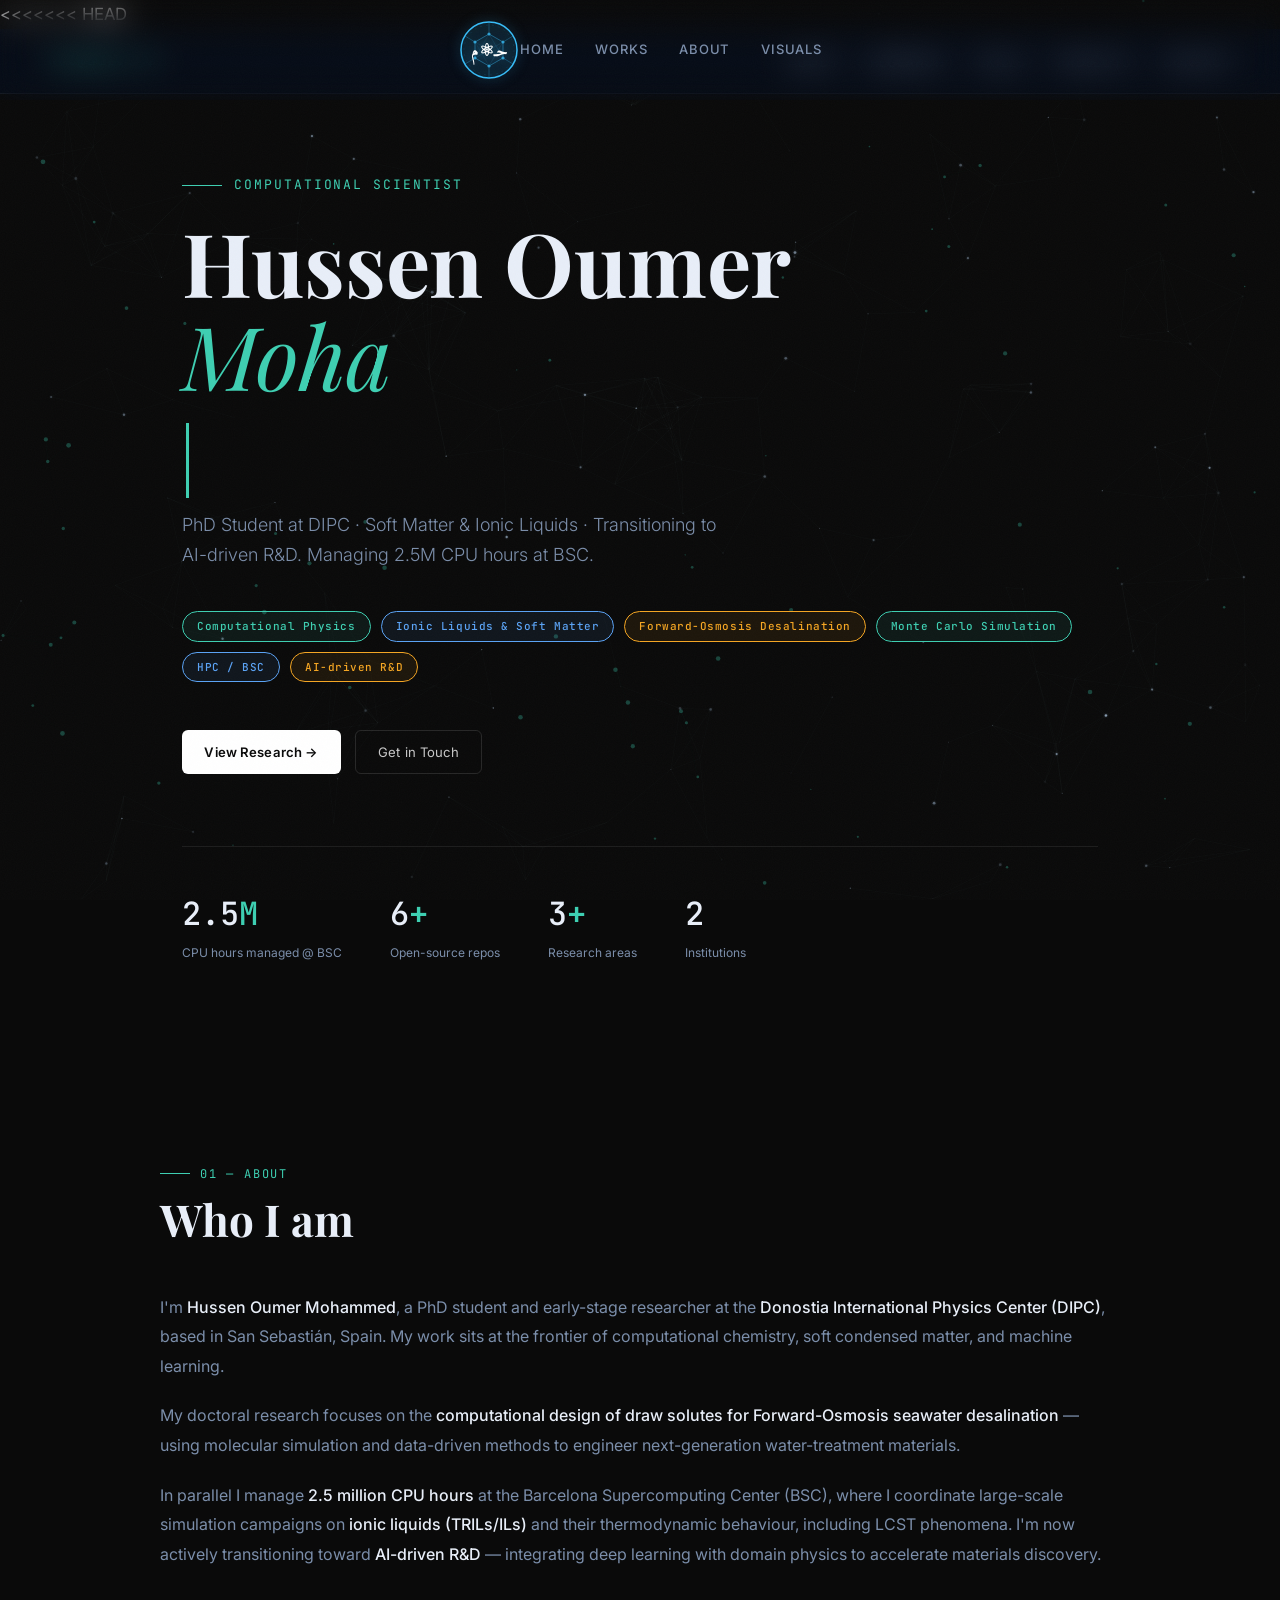
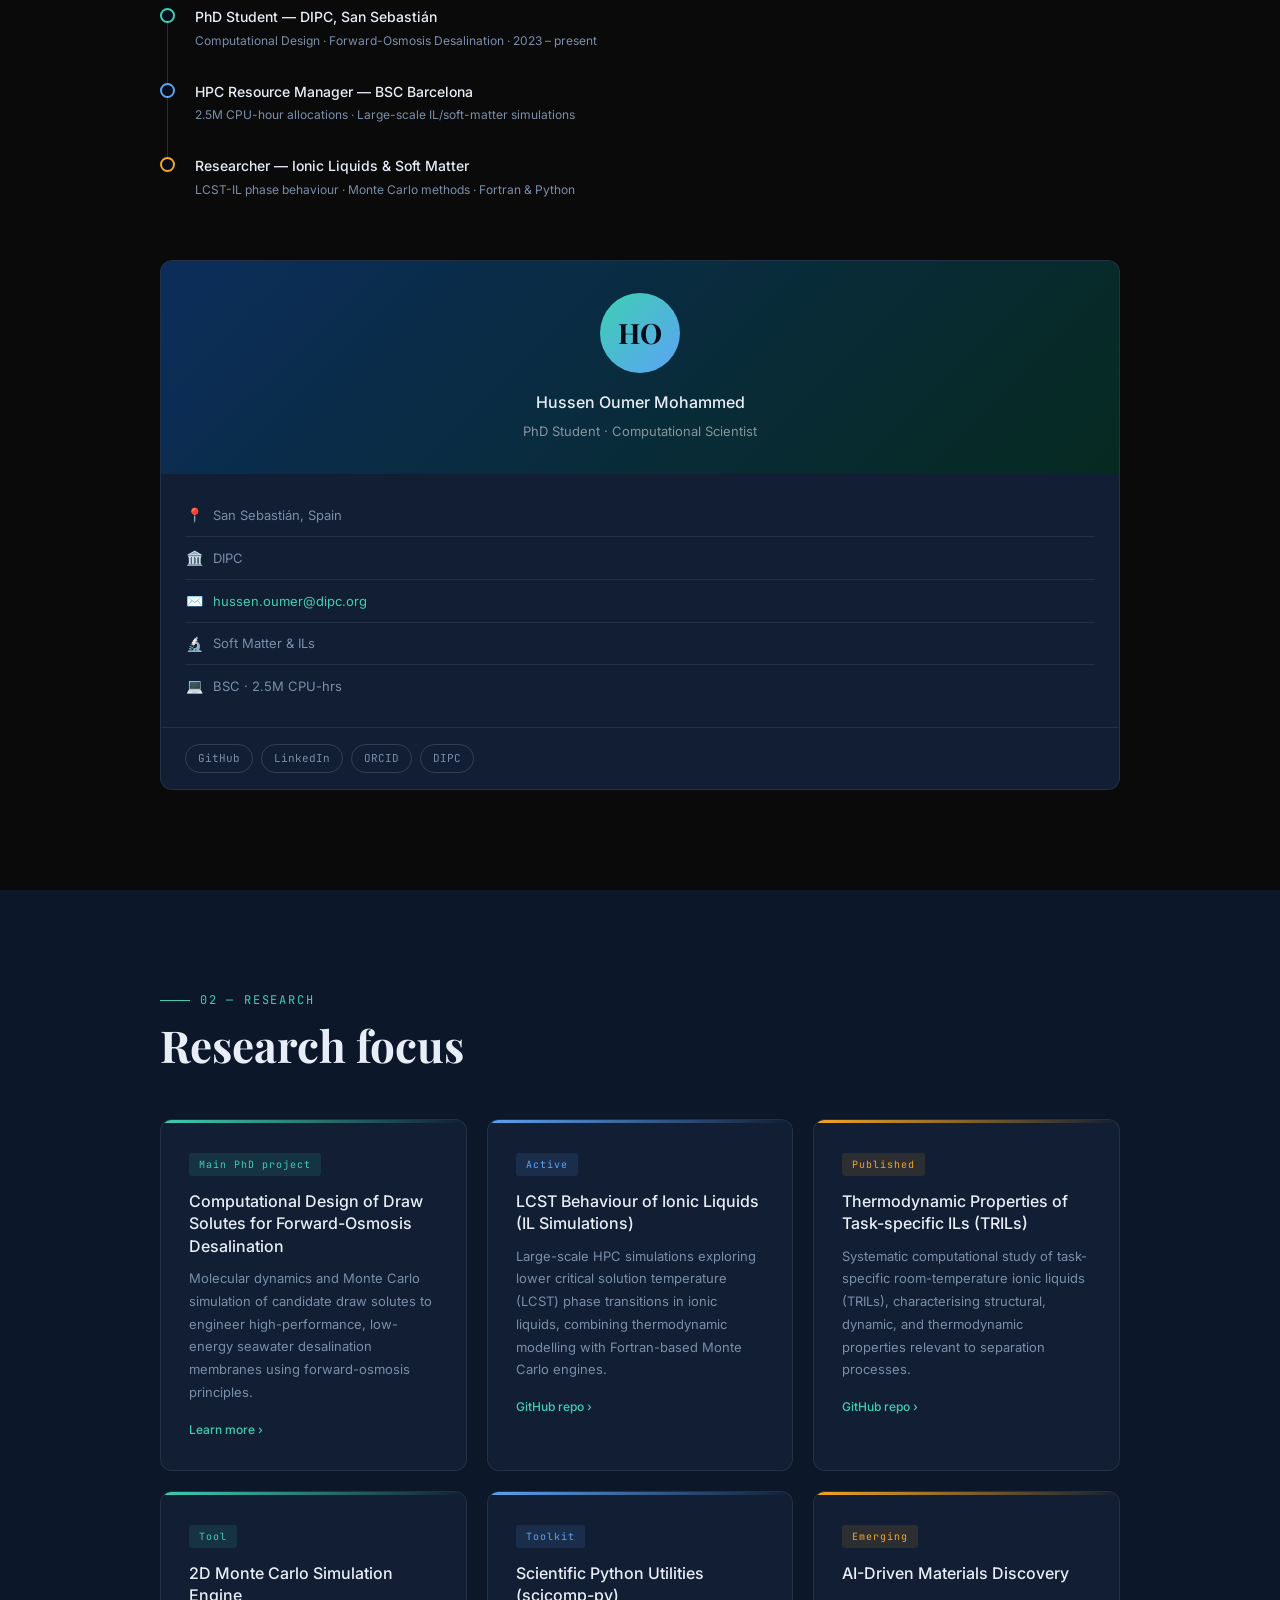
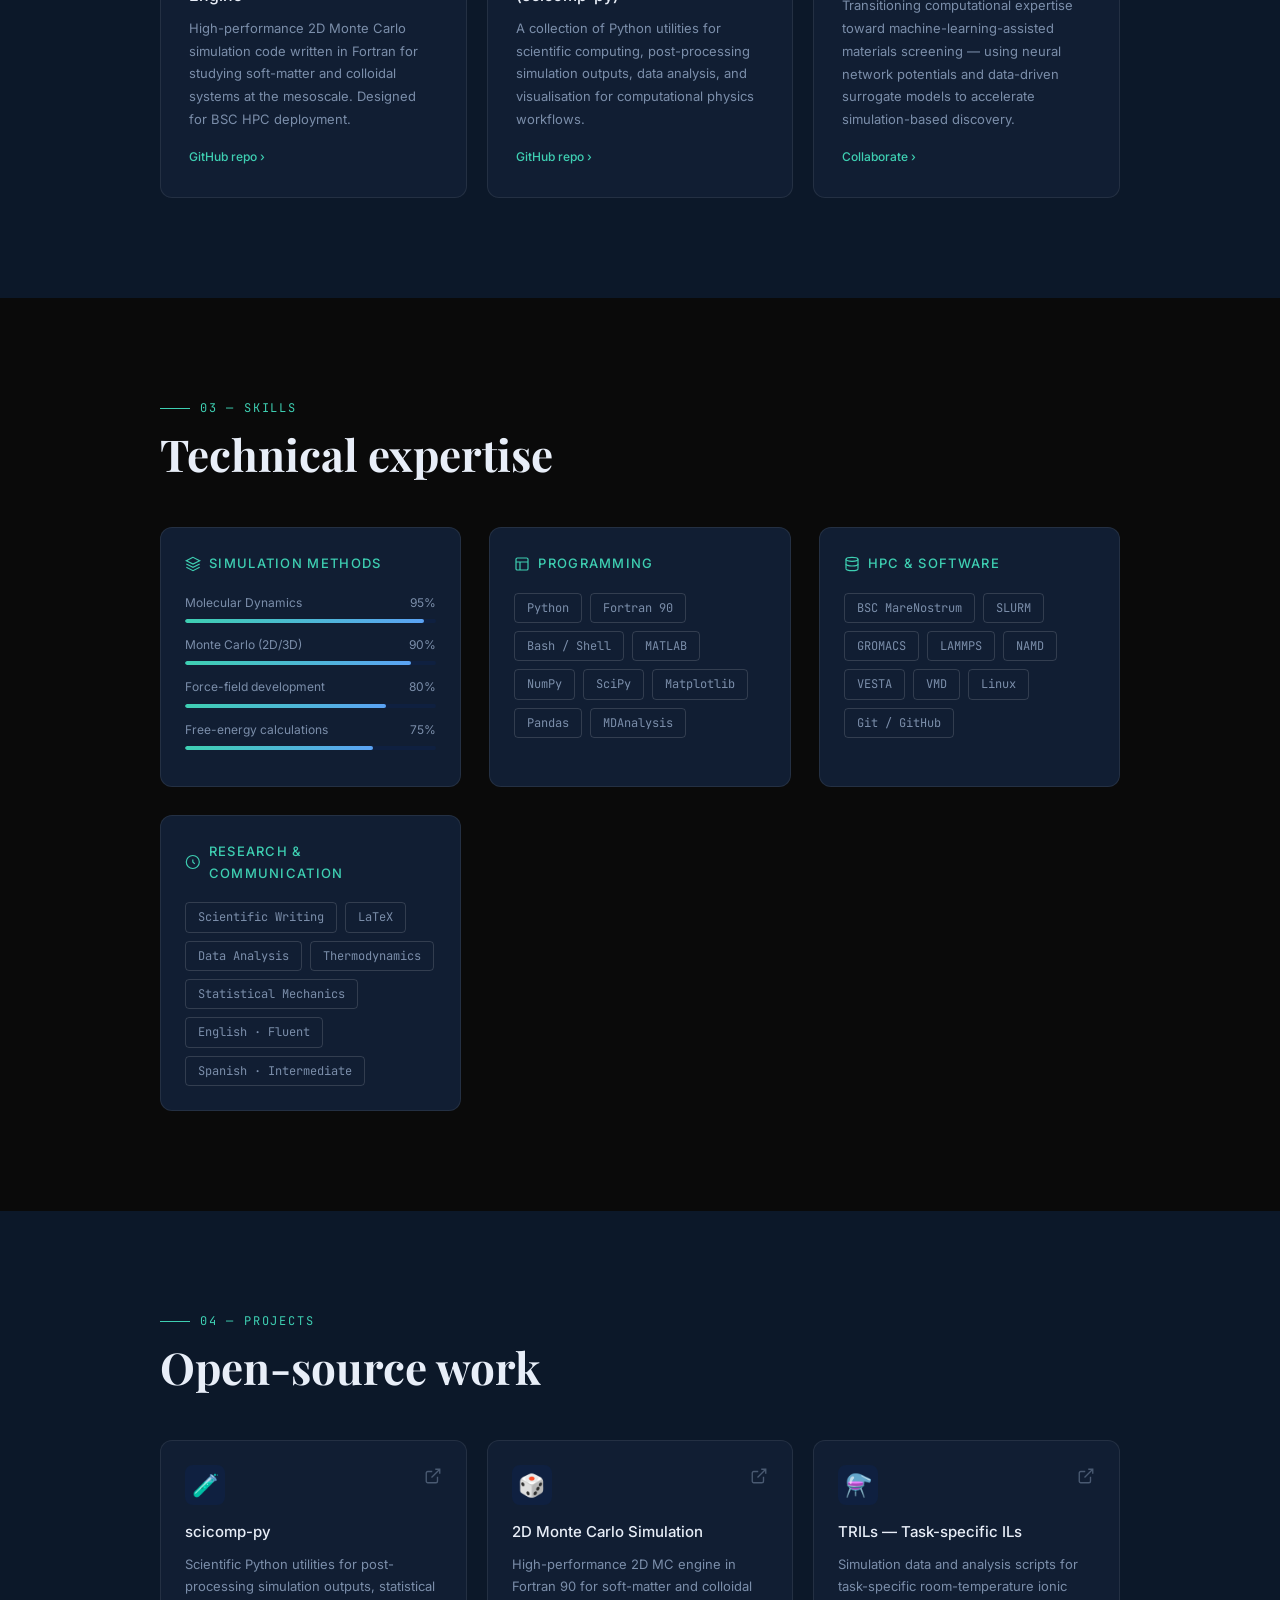
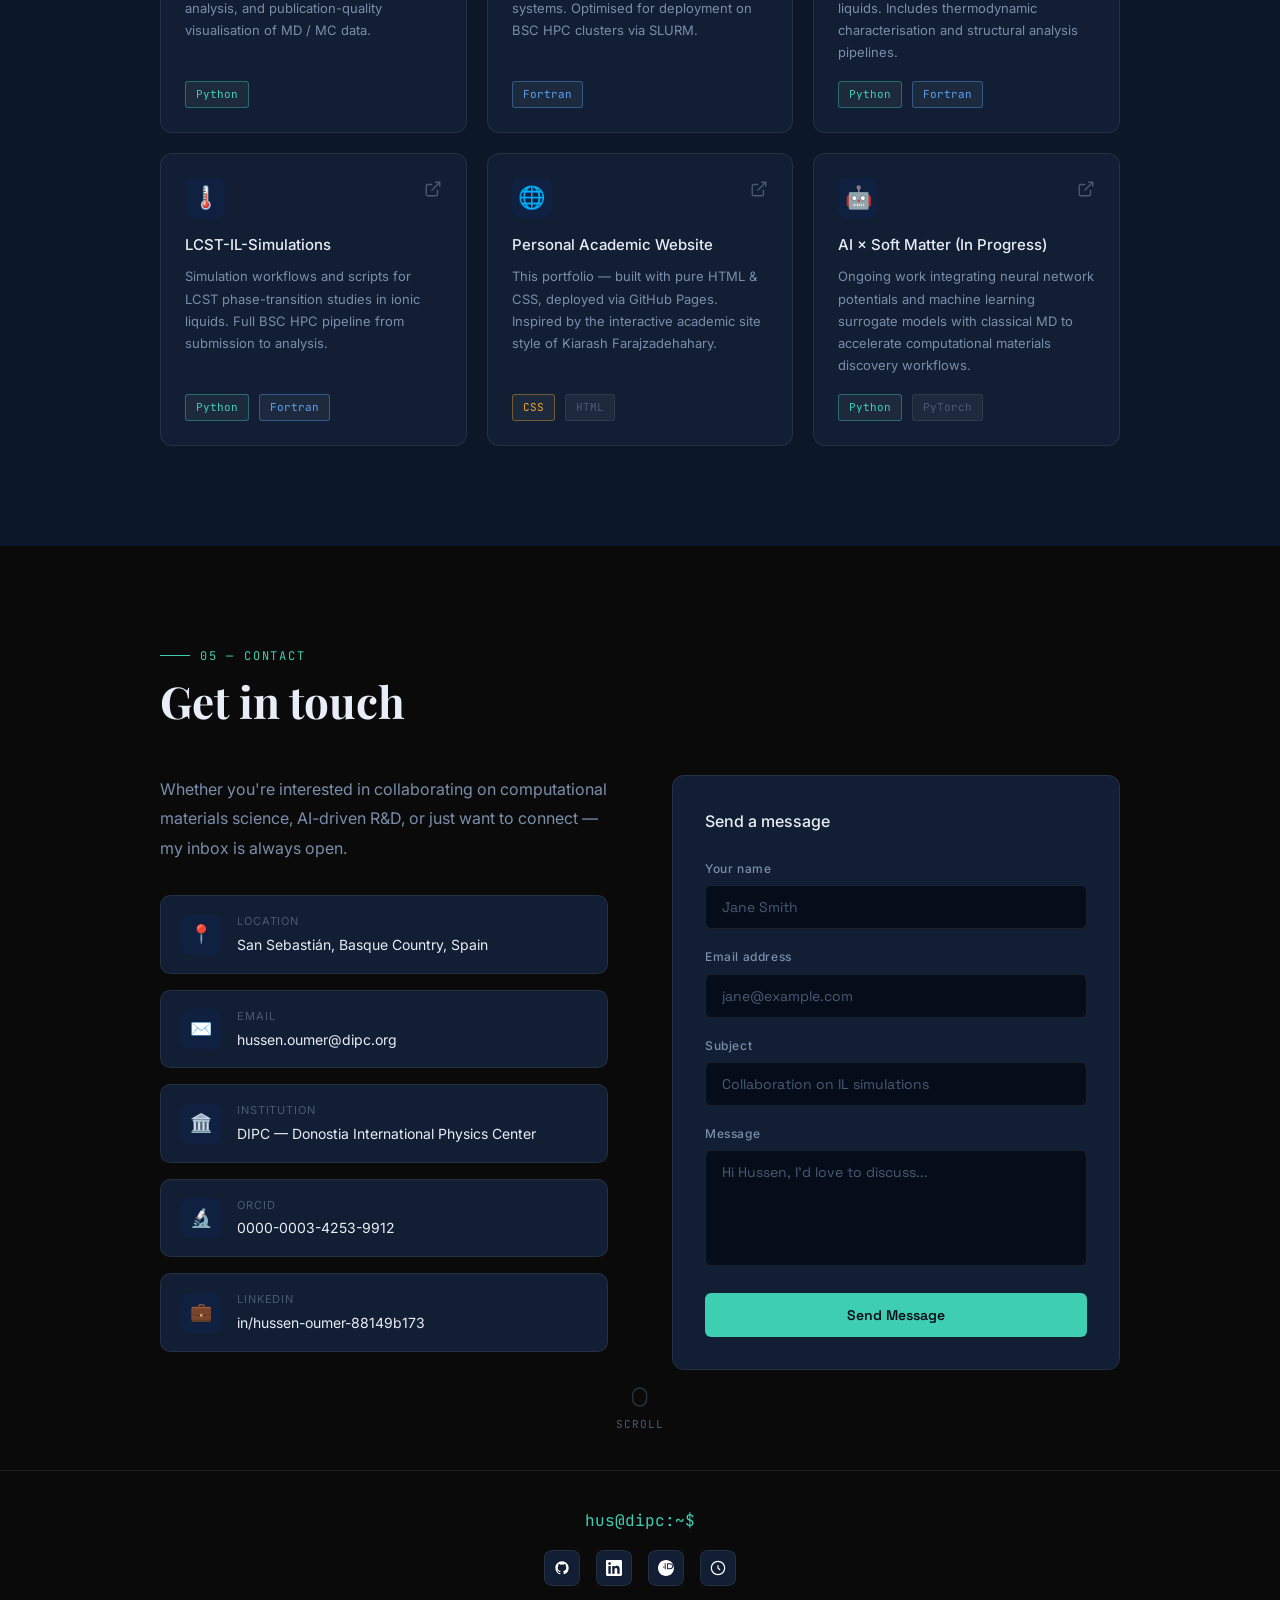
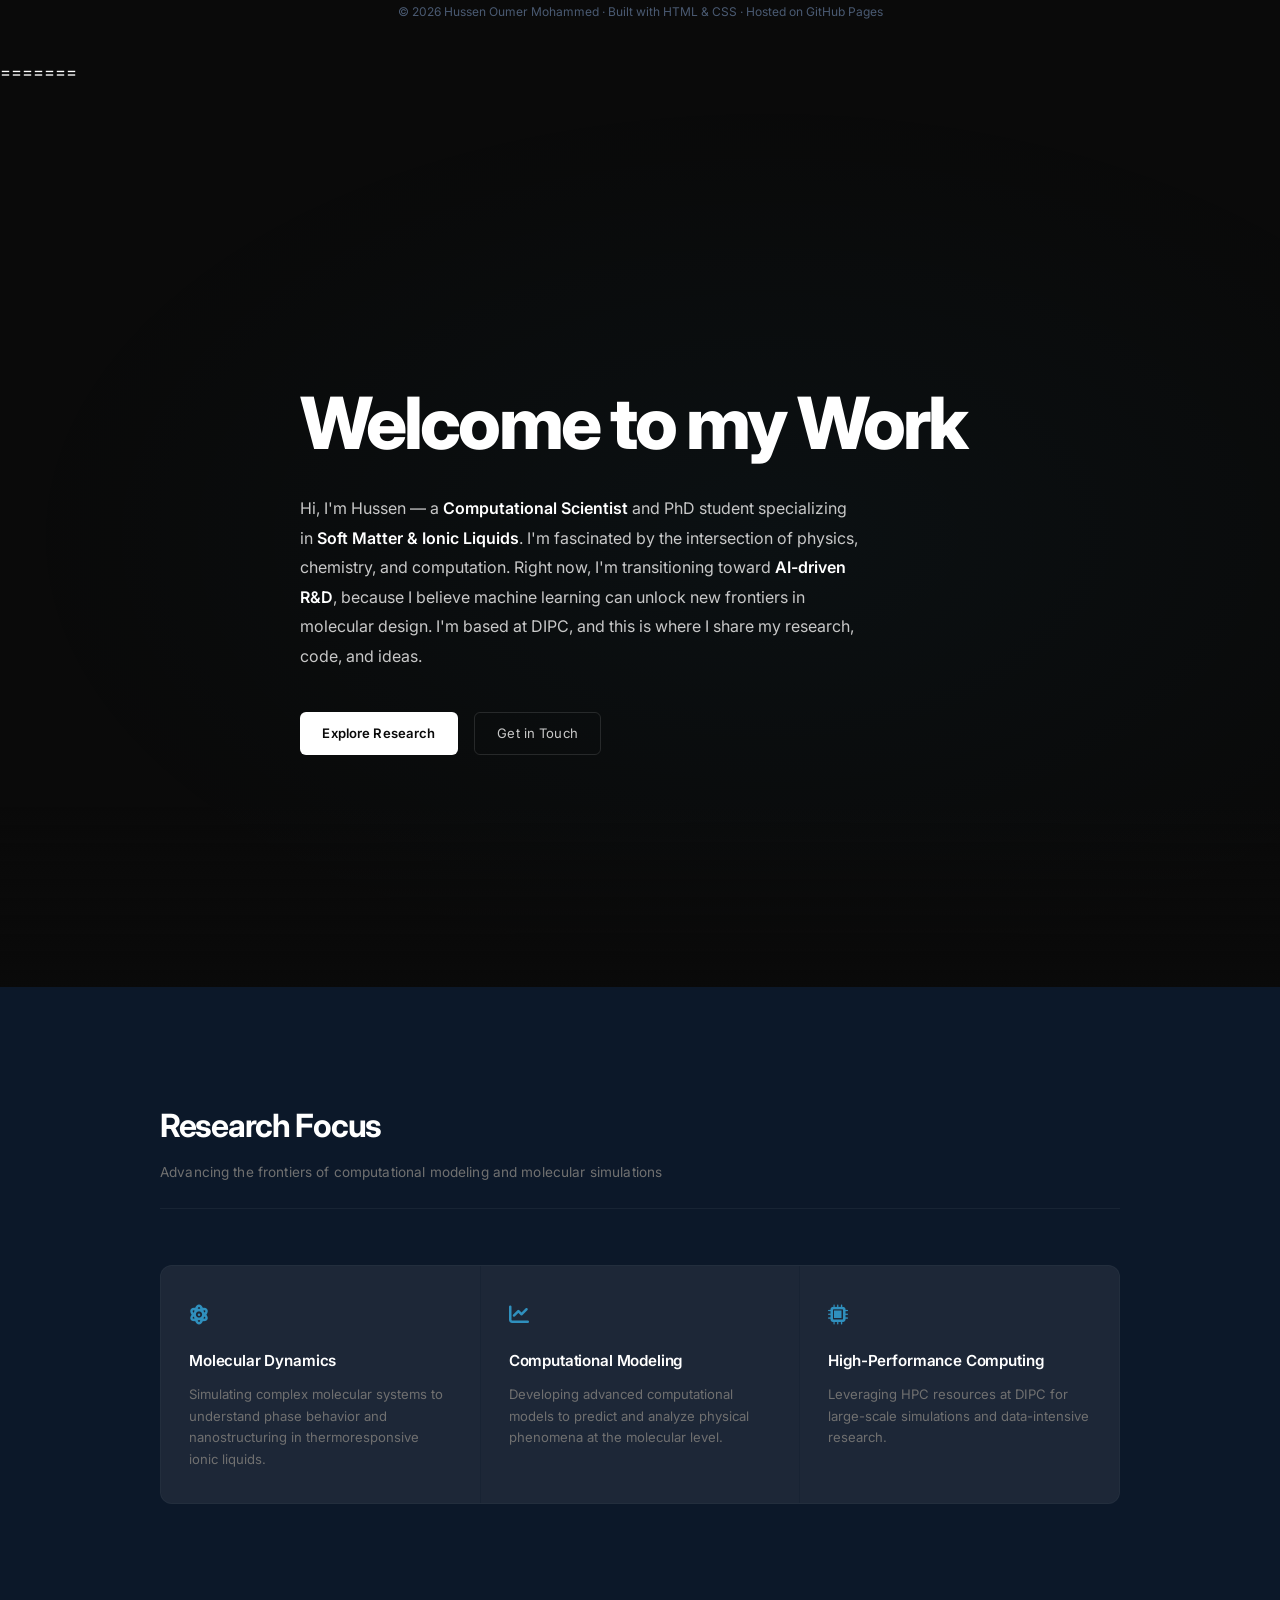
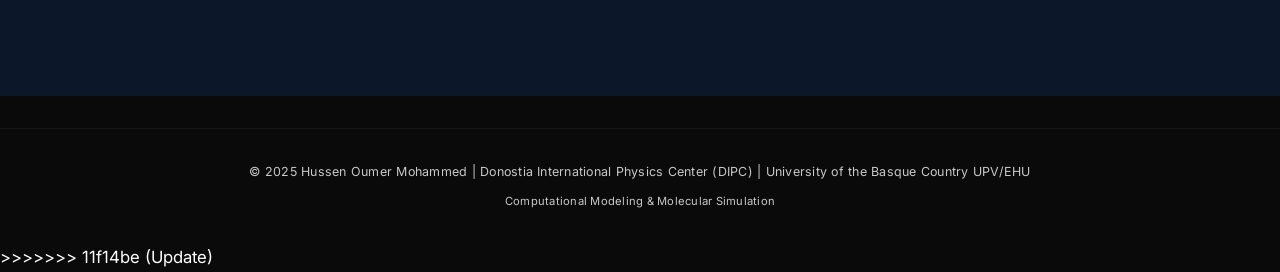
<file: index.html>
<!DOCTYPE html>
<html lang="en">
<head>
<<<<<<< HEAD
  <meta charset="UTF-8" />
  <meta name="viewport" content="width=device-width, initial-scale=1.0" />
  <title>Hussen Oumer Mohammed | Computational Scientist</title>
  <meta name="description" content="PhD Student at DIPC – Computational Design of Soft Matter, Ionic Liquids, and Forward-Osmosis Desalination. 2.5M CPU hours managed at BSC." />
  <link rel="preconnect" href="https://fonts.googleapis.com" />
  <link rel="preconnect" href="https://fonts.gstatic.com" crossorigin />
  <link href="https://fonts.googleapis.com/css2?family=Space+Grotesk:wght@300;400;500;600&family=Playfair+Display:ital,wght@0,700;1,400&family=JetBrains+Mono:wght@400;500&display=swap" rel="stylesheet" />

  <style>
    /* ─── RESET & BASE ─────────────────────────────── */
    *, *::before, *::after { margin: 0; padding: 0; box-sizing: border-box; }
    :root {
      --bg:       #060d1a;
      --bg2:      #0c1829;
      --bg3:      #0f2040;
      --surface:  #111e33;
      --border:   rgba(255,255,255,0.08);
      --border2:  rgba(255,255,255,0.14);
      --accent:   #3ecfb2;
      --accent2:  #5ba3f5;
      --accent3:  #f5a623;
      --text:     #e8eef8;
      --muted:    #7b8eaa;
      --dim:      #4a5a72;
      --ff-sans:  'Space Grotesk', sans-serif;
      --ff-serif: 'Playfair Display', serif;
      --ff-mono:  'JetBrains Mono', monospace;
    }
    html { scroll-behavior: smooth; }
    body {
      font-family: var(--ff-sans);
      background: var(--bg);
      color: var(--text);
      line-height: 1.7;
      overflow-x: hidden;
    }
    a { color: inherit; text-decoration: none; }
    ul { list-style: none; }
    img { display: block; max-width: 100%; }

    /* ─── SCROLLBAR ────────────────────────────────── */
    ::-webkit-scrollbar { width: 5px; }
    ::-webkit-scrollbar-track { background: var(--bg); }
    ::-webkit-scrollbar-thumb { background: var(--accent); border-radius: 4px; }

    /* ─── PARTICLES CANVAS ─────────────────────────── */
    #canvas {
      position: fixed; top: 0; left: 0;
      width: 100%; height: 100%;
      pointer-events: none; z-index: 0;
      opacity: 0.45;
    }

    /* ─── NAV ──────────────────────────────────────── */
    nav {
      position: fixed; top: 0; left: 0; right: 0;
      z-index: 100;
      display: flex; align-items: center; justify-content: space-between;
      padding: 18px 48px;
      background: rgba(6,13,26,0.85);
      backdrop-filter: blur(16px);
      border-bottom: 1px solid var(--border);
      transition: background 0.3s;
    }
    .nav-logo {
      font-family: var(--ff-mono);
      font-size: 15px;
      color: var(--accent);
      letter-spacing: 0.05em;
    }
    .nav-links {
      display: flex; gap: 36px;
    }
    .nav-links a {
      font-size: 13px;
      font-weight: 500;
      color: var(--muted);
      letter-spacing: 0.06em;
      text-transform: uppercase;
      transition: color 0.2s;
      position: relative;
    }
    .nav-links a::after {
      content: '';
      position: absolute; bottom: -4px; left: 0; right: 0;
      height: 1px; background: var(--accent);
      transform: scaleX(0); transform-origin: left;
      transition: transform 0.25s ease;
    }
    .nav-links a:hover { color: var(--text); }
    .nav-links a:hover::after { transform: scaleX(1); }

    /* hamburger – mobile */
    .hamburger {
      display: none;
      flex-direction: column; gap: 5px; cursor: pointer;
      background: none; border: none; padding: 4px;
    }
    .hamburger span {
      display: block; width: 22px; height: 2px;
      background: var(--text); border-radius: 2px;
      transition: transform 0.3s, opacity 0.3s;
    }
    .hamburger.open span:nth-child(1) { transform: translateY(7px) rotate(45deg); }
    .hamburger.open span:nth-child(2) { opacity: 0; }
    .hamburger.open span:nth-child(3) { transform: translateY(-7px) rotate(-45deg); }

    .mobile-menu {
      display: none;
      position: fixed; top: 63px; left: 0; right: 0;
      background: rgba(6,13,26,0.97);
      backdrop-filter: blur(16px);
      border-bottom: 1px solid var(--border);
      padding: 24px 48px 32px;
      z-index: 99;
      flex-direction: column; gap: 20px;
    }
    .mobile-menu.open { display: flex; }
    .mobile-menu a {
      font-size: 16px; font-weight: 500;
      color: var(--muted); text-transform: uppercase;
      letter-spacing: 0.06em; transition: color 0.2s;
    }
    .mobile-menu a:hover { color: var(--accent); }

    /* ─── SECTIONS WRAPPER ─────────────────────────── */
    main { position: relative; z-index: 1; }
    section { padding: 100px 0; }
    .container { max-width: 980px; margin: 0 auto; padding: 0 32px; }

    /* ─── HERO ─────────────────────────────────────── */
    #hero {
      min-height: 100vh;
      display: flex; align-items: center;
      padding-top: 80px;
    }
    .hero-inner {
      max-width: 980px; margin: 0 auto; padding: 0 32px;
    }
    .hero-eyebrow {
      font-family: var(--ff-mono);
      font-size: 13px; color: var(--accent);
      letter-spacing: 0.15em; text-transform: uppercase;
      margin-bottom: 20px;
      display: flex; align-items: center; gap: 12px;
    }
    .hero-eyebrow::before {
      content: '';
      display: block; width: 40px; height: 1px; background: var(--accent);
    }
    .hero-name {
      font-family: var(--ff-serif);
      font-size: clamp(44px, 7vw, 88px);
      font-weight: 700;
      line-height: 1.05;
      color: var(--text);
      margin-bottom: 12px;
    }
    .hero-name em {
      font-style: italic; font-weight: 400;
      color: var(--accent); display: block;
    }
    .hero-tagline {
      font-size: 18px; font-weight: 300;
      color: var(--muted);
      max-width: 560px;
      margin-bottom: 40px;
      line-height: 1.7;
    }
    .hero-pills {
      display: flex; flex-wrap: wrap; gap: 10px;
      margin-bottom: 48px;
    }
    .pill {
      font-family: var(--ff-mono);
      font-size: 11px; font-weight: 500;
      padding: 5px 14px; border-radius: 20px;
      border: 1px solid;
      letter-spacing: 0.05em;
    }
    .pill-teal   { border-color: var(--accent);  color: var(--accent);  background: rgba(62,207,178,0.08); }
    .pill-blue   { border-color: var(--accent2); color: var(--accent2); background: rgba(91,163,245,0.08); }
    .pill-amber  { border-color: var(--accent3); color: var(--accent3); background: rgba(245,166,35,0.08); }

    .hero-cta {
      display: flex; flex-wrap: wrap; gap: 14px;
    }
    .btn {
      display: inline-flex; align-items: center; gap: 8px;
      padding: 12px 28px; border-radius: 4px;
      font-size: 14px; font-weight: 500;
      letter-spacing: 0.04em;
      transition: transform 0.15s, background 0.2s, box-shadow 0.2s;
      cursor: pointer;
    }
    .btn:hover { transform: translateY(-2px); }
    .btn-primary {
      background: var(--accent); color: #060d1a;
    }
    .btn-primary:hover { background: #5cdfca; box-shadow: 0 8px 24px rgba(62,207,178,0.3); }
    .btn-outline {
      background: transparent; color: var(--text);
      border: 1px solid var(--border2);
    }
    .btn-outline:hover { background: var(--surface); box-shadow: 0 8px 24px rgba(0,0,0,0.3); }

    .hero-stats {
      display: flex; gap: 48px; margin-top: 72px;
      padding-top: 40px;
      border-top: 1px solid var(--border);
    }
    .stat-num {
      font-family: var(--ff-mono);
      font-size: 32px; font-weight: 500;
      color: var(--text);
    }
    .stat-num span { color: var(--accent); }
    .stat-lbl { font-size: 12px; color: var(--muted); margin-top: 2px; }

    /* scroll indicator */
    .scroll-hint {
      position: absolute; bottom: 36px; left: 50%;
      transform: translateX(-50%);
      display: flex; flex-direction: column; align-items: center; gap: 8px;
      color: var(--dim); font-size: 11px;
      font-family: var(--ff-mono); letter-spacing: 0.1em;
      animation: float 2.2s ease-in-out infinite;
    }
    .scroll-hint svg { opacity: 0.5; }
    @keyframes float {
      0%,100% { transform: translateX(-50%) translateY(0); }
      50%      { transform: translateX(-50%) translateY(8px); }
    }

    /* ─── SECTION HEADERS ──────────────────────────── */
    .sec-label {
      font-family: var(--ff-mono);
      font-size: 12px; color: var(--accent);
      letter-spacing: 0.15em; text-transform: uppercase;
      margin-bottom: 10px;
      display: flex; align-items: center; gap: 10px;
    }
    .sec-label::before {
      content: '';
      display: block; width: 30px; height: 1px; background: var(--accent);
    }
    .sec-title {
      font-family: var(--ff-serif);
      font-size: clamp(28px, 4vw, 44px);
      font-weight: 700; line-height: 1.15;
      color: var(--text);
      margin-bottom: 48px;
    }

    /* ─── ABOUT ────────────────────────────────────── */
    .about-grid {
      display: grid;
      grid-template-columns: 1fr 300px;
      gap: 64px; align-items: start;
    }
    .about-text p {
      font-size: 16px; color: var(--muted); line-height: 1.85;
      margin-bottom: 20px;
    }
    .about-text p strong { color: var(--text); font-weight: 500; }

    .about-timeline { margin-top: 36px; }
    .timeline-item {
      display: flex; gap: 20px;
      padding-bottom: 28px;
      position: relative;
    }
    .timeline-item:not(:last-child)::before {
      content: '';
      position: absolute; left: 7px; top: 16px;
      width: 1px; height: calc(100% - 10px);
      background: var(--border2);
    }
    .t-dot {
      width: 15px; height: 15px; border-radius: 50%;
      border: 2px solid var(--accent); background: var(--bg);
      flex-shrink: 0; margin-top: 3px;
    }
    .t-dot.blue { border-color: var(--accent2); }
    .t-dot.amber { border-color: var(--accent3); }
    .t-body h4 { font-size: 14px; font-weight: 500; color: var(--text); }
    .t-body p  { font-size: 12px; color: var(--muted); margin-top: 2px; }

    .about-card {
      background: var(--surface);
      border: 1px solid var(--border);
      border-radius: 12px;
      overflow: hidden;
    }
    .card-top {
      background: linear-gradient(135deg, #0c2d5a 0%, #062a20 100%);
      padding: 32px 24px; text-align: center;
    }
    .avatar {
      width: 80px; height: 80px; border-radius: 50%;
      background: linear-gradient(135deg, var(--accent), var(--accent2));
      display: flex; align-items: center; justify-content: center;
      font-family: var(--ff-serif); font-size: 28px; color: #060d1a;
      font-weight: 700; margin: 0 auto 16px;
    }
    .card-top h3 { font-size: 16px; font-weight: 500; color: var(--text); }
    .card-top p  { font-size: 13px; color: rgba(255,255,255,0.5); margin-top: 4px; }
    .card-body { padding: 20px 24px; }
    .info-row {
      display: flex; align-items: center; gap: 10px;
      padding: 9px 0;
      border-bottom: 1px solid var(--border);
      font-size: 13px; color: var(--muted);
    }
    .info-row:last-child { border-bottom: none; }
    .info-row .icon { font-size: 14px; width: 18px; text-align: center; }
    .info-row strong { color: var(--text); font-weight: 400; }
    .card-links {
      display: flex; flex-wrap: wrap; gap: 8px;
      padding: 16px 24px; border-top: 1px solid var(--border);
    }
    .card-link {
      font-family: var(--ff-mono);
      font-size: 11px; padding: 4px 12px;
      border-radius: 20px; border: 1px solid var(--border2);
      color: var(--muted); transition: all 0.2s;
    }
    .card-link:hover { border-color: var(--accent); color: var(--accent); }

    /* ─── RESEARCH ─────────────────────────────────── */
    #research { background: var(--bg2); }
    .research-cards {
      display: grid;
      grid-template-columns: repeat(auto-fit, minmax(280px, 1fr));
      gap: 20px;
    }
    .r-card {
      background: var(--surface);
      border: 1px solid var(--border);
      border-radius: 12px;
      padding: 28px;
      transition: transform 0.2s, border-color 0.2s, box-shadow 0.2s;
      position: relative; overflow: hidden;
    }
    .r-card::before {
      content: '';
      position: absolute; top: 0; left: 0; right: 0;
      height: 3px;
    }
    .r-card.teal::before  { background: linear-gradient(90deg, var(--accent), transparent); }
    .r-card.blue::before  { background: linear-gradient(90deg, var(--accent2), transparent); }
    .r-card.amber::before { background: linear-gradient(90deg, var(--accent3), transparent); }
    .r-card:hover { transform: translateY(-4px); border-color: var(--border2); box-shadow: 0 12px 40px rgba(0,0,0,0.4); }

    .r-tag {
      font-family: var(--ff-mono);
      font-size: 10px; letter-spacing: 0.1em;
      padding: 3px 10px; border-radius: 3px;
      display: inline-block; margin-bottom: 14px;
    }
    .r-tag.teal  { background: rgba(62,207,178,0.12); color: var(--accent); }
    .r-tag.blue  { background: rgba(91,163,245,0.12); color: var(--accent2); }
    .r-tag.amber { background: rgba(245,166,35,0.12);  color: var(--accent3); }

    .r-card h3 { font-size: 16px; font-weight: 500; color: var(--text); margin-bottom: 10px; line-height: 1.4; }
    .r-card p  { font-size: 13px; color: var(--muted); line-height: 1.75; }
    .r-card a  { display: inline-flex; align-items: center; gap: 6px; margin-top: 16px; font-size: 12px; font-weight: 500; color: var(--accent); transition: gap 0.2s; }
    .r-card a:hover { gap: 10px; }

    /* ─── SKILLS ───────────────────────────────────── */
    .skills-grid {
      display: grid;
      grid-template-columns: repeat(auto-fit, minmax(260px, 1fr));
      gap: 28px;
    }
    .skill-block {
      background: var(--surface);
      border: 1px solid var(--border);
      border-radius: 12px;
      padding: 24px;
    }
    .skill-block h3 {
      font-size: 13px; font-weight: 500;
      text-transform: uppercase; letter-spacing: 0.1em;
      color: var(--accent); margin-bottom: 18px;
      display: flex; align-items: center; gap: 8px;
    }
    .skill-block h3 svg { width: 16px; height: 16px; }
    .skill-tags { display: flex; flex-wrap: wrap; gap: 8px; }
    .stag {
      font-family: var(--ff-mono);
      font-size: 12px; padding: 4px 12px;
      border-radius: 4px;
      border: 1px solid var(--border2);
      color: var(--muted);
      transition: all 0.2s; cursor: default;
    }
    .stag:hover { border-color: var(--accent); color: var(--accent); background: rgba(62,207,178,0.06); }

    /* Progress bars */
    .skill-bar { margin-top: 14px; }
    .sb-row { margin-bottom: 12px; }
    .sb-header { display: flex; justify-content: space-between; font-size: 12px; color: var(--muted); margin-bottom: 6px; }
    .sb-track { height: 4px; background: var(--bg3); border-radius: 2px; overflow: hidden; }
    .sb-fill {
      height: 100%; border-radius: 2px;
      background: linear-gradient(90deg, var(--accent), var(--accent2));
      width: 0; transition: width 1.2s ease;
    }

    /* ─── PROJECTS ─────────────────────────────────── */
    #projects { background: var(--bg2); }
    .projects-list {
      display: grid;
      grid-template-columns: repeat(auto-fit, minmax(300px, 1fr));
      gap: 20px;
    }
    .proj-card {
      background: var(--surface);
      border: 1px solid var(--border);
      border-radius: 12px;
      padding: 24px;
      transition: all 0.2s;
      display: flex; flex-direction: column;
    }
    .proj-card:hover { border-color: var(--border2); transform: translateY(-3px); box-shadow: 0 10px 32px rgba(0,0,0,0.4); }
    .proj-header { display: flex; justify-content: space-between; align-items: flex-start; margin-bottom: 14px; }
    .proj-icon {
      font-size: 22px;
      width: 40px; height: 40px;
      background: var(--bg3); border-radius: 8px;
      display: flex; align-items: center; justify-content: center;
    }
    .proj-gh {
      color: var(--dim); transition: color 0.2s;
    }
    .proj-gh:hover { color: var(--accent); }
    .proj-card h3 { font-size: 15px; font-weight: 500; color: var(--text); margin-bottom: 8px; }
    .proj-card p  { font-size: 13px; color: var(--muted); line-height: 1.7; flex: 1; }
    .proj-footer { display: flex; gap: 10px; margin-top: 18px; flex-wrap: wrap; }
    .lang-badge {
      font-family: var(--ff-mono);
      font-size: 11px; padding: 3px 10px;
      border-radius: 3px; background: rgba(255,255,255,0.05);
      border: 1px solid var(--border); color: var(--dim);
    }
    .lang-badge.py  { border-color: rgba(62,207,178,0.4);  color: var(--accent); }
    .lang-badge.f90 { border-color: rgba(91,163,245,0.4);  color: var(--accent2); }
    .lang-badge.css { border-color: rgba(245,166,35,0.4);  color: var(--accent3); }

    /* ─── CONTACT ──────────────────────────────────── */
    .contact-wrap {
      display: grid; grid-template-columns: 1fr 1fr; gap: 64px; align-items: start;
    }
    .contact-intro { font-size: 16px; color: var(--muted); line-height: 1.85; margin-bottom: 32px; }
    .contact-items { display: flex; flex-direction: column; gap: 16px; }
    .c-item {
      display: flex; align-items: center; gap: 16px;
      padding: 16px 20px; border-radius: 10px;
      background: var(--surface); border: 1px solid var(--border);
      transition: border-color 0.2s;
    }
    .c-item:hover { border-color: var(--border2); }
    .c-icon {
      width: 40px; height: 40px; border-radius: 8px;
      background: var(--bg3);
      display: flex; align-items: center; justify-content: center;
      font-size: 18px; flex-shrink: 0;
    }
    .c-label { font-size: 11px; color: var(--dim); margin-bottom: 2px; text-transform: uppercase; letter-spacing: 0.08em; }
    .c-value { font-size: 14px; color: var(--text); }
    .c-value a { transition: color 0.2s; }
    .c-value a:hover { color: var(--accent); }

    /* contact form */
    .contact-form { background: var(--surface); border: 1px solid var(--border); border-radius: 12px; padding: 32px; }
    .contact-form h3 { font-size: 16px; font-weight: 500; color: var(--text); margin-bottom: 24px; }
    .form-group { margin-bottom: 18px; }
    .form-group label { display: block; font-size: 12px; color: var(--muted); margin-bottom: 6px; font-weight: 500; letter-spacing: 0.05em; }
    .form-group input,
    .form-group textarea {
      width: 100%; background: var(--bg);
      border: 1px solid var(--border);
      border-radius: 6px;
      padding: 12px 16px;
      font-family: var(--ff-sans);
      font-size: 14px; color: var(--text);
      outline: none; transition: border-color 0.2s;
      resize: none;
    }
    .form-group input:focus,
    .form-group textarea:focus { border-color: var(--accent); }
    .form-group input::placeholder,
    .form-group textarea::placeholder { color: var(--dim); }
    .form-submit {
      width: 100%;
      padding: 13px 24px; border-radius: 6px;
      background: var(--accent); color: #060d1a;
      font-family: var(--ff-sans);
      font-size: 14px; font-weight: 600;
      cursor: pointer; border: none;
      transition: background 0.2s, transform 0.15s;
    }
    .form-submit:hover { background: #5cdfca; transform: translateY(-1px); }

    /* success message */
    .form-success {
      display: none;
      text-align: center; padding: 24px 0;
      color: var(--accent); font-size: 15px;
    }
    .form-success .check { font-size: 40px; display: block; margin-bottom: 12px; }

    /* ─── FOOTER ───────────────────────────────────── */
    footer {
      border-top: 1px solid var(--border);
      padding: 36px 0;
      text-align: center;
    }
    .footer-inner {
      display: flex; flex-direction: column; align-items: center; gap: 16px;
    }
    .footer-logo {
      font-family: var(--ff-mono);
      font-size: 16px; color: var(--accent);
    }
    .footer-text { font-size: 12px; color: var(--dim); }
    .footer-socials { display: flex; gap: 16px; }
    .footer-socials a {
      width: 36px; height: 36px; border-radius: 8px;
      background: var(--surface); border: 1px solid var(--border);
      display: flex; align-items: center; justify-content: center;
      font-size: 14px; transition: border-color 0.2s, transform 0.15s;
    }
    .footer-socials a:hover { border-color: var(--accent); transform: translateY(-2px); }

    /* ─── TYPING CURSOR ────────────────────────────── */
    .cursor { display: inline-block; width: 3px; height: 0.85em; background: var(--accent); margin-left: 4px; vertical-align: middle; animation: blink 1s step-end infinite; }
    @keyframes blink { 0%,100% { opacity: 1; } 50% { opacity: 0; } }

    /* ─── FADE-IN ON SCROLL ────────────────────────── */
    .fade-up { opacity: 0; transform: translateY(28px); transition: opacity 0.7s ease, transform 0.7s ease; }
    .fade-up.visible { opacity: 1; transform: none; }

    /* ─── RESPONSIVE ───────────────────────────────── */
    @media (max-width: 760px) {
      nav { padding: 16px 24px; }
      .nav-links { display: none; }
      .hamburger { display: flex; }
      .mobile-menu { padding: 24px 24px 32px; }
      .hero-inner { padding: 0 24px; }
      .container { padding: 0 24px; }
      section { padding: 72px 0; }
      .about-grid { grid-template-columns: 1fr; gap: 40px; }
      .contact-wrap { grid-template-columns: 1fr; gap: 40px; }
      .hero-stats { gap: 28px; flex-wrap: wrap; }
      .stat-num { font-size: 24px; }
    }
  </style>
</head>
<body>

<!-- PARTICLE CANVAS -->
<canvas id="canvas"></canvas>

<!-- ─── NAV ─── -->
<nav id="navbar">
  <div class="nav-logo">hus@dipc:~$</div>
  <ul class="nav-links">
    <li><a href="#about">About</a></li>
    <li><a href="#research">Research</a></li>
    <li><a href="#skills">Skills</a></li>
    <li><a href="#projects">Projects</a></li>
    <li><a href="#contact">Contact</a></li>
  </ul>
  <button class="hamburger" id="ham" aria-label="Menu">
    <span></span><span></span><span></span>
  </button>
</nav>
<div class="mobile-menu" id="mob-menu">
  <a href="#about"    onclick="closeMob()">About</a>
  <a href="#research" onclick="closeMob()">Research</a>
  <a href="#skills"   onclick="closeMob()">Skills</a>
  <a href="#projects" onclick="closeMob()">Projects</a>
  <a href="#contact"  onclick="closeMob()">Contact</a>
</div>

<!-- ─── MAIN ─── -->
<main>

  <!-- HERO -->
  <section id="hero">
    <div class="hero-inner">
      <p class="hero-eyebrow">Computational Scientist</p>
      <h1 class="hero-name">
        Hussen Oumer<br>
        <em id="typed"></em><span class="cursor"></span>
      </h1>
      <p class="hero-tagline">
        PhD Student at DIPC · Soft Matter &amp; Ionic Liquids ·
        Transitioning to AI-driven R&amp;D. Managing 2.5M CPU hours at BSC.
      </p>
      <div class="hero-pills">
        <span class="pill pill-teal">Computational Physics</span>
        <span class="pill pill-blue">Ionic Liquids &amp; Soft Matter</span>
        <span class="pill pill-amber">Forward-Osmosis Desalination</span>
        <span class="pill pill-teal">Monte Carlo Simulation</span>
        <span class="pill pill-blue">HPC / BSC</span>
        <span class="pill pill-amber">AI-driven R&amp;D</span>
      </div>
      <div class="hero-cta">
        <a href="#research" class="btn btn-primary">View Research →</a>
        <a href="#contact"  class="btn btn-outline">Get in Touch</a>
      </div>
      <div class="hero-stats">
        <div>
          <div class="stat-num">2.5<span>M</span></div>
          <div class="stat-lbl">CPU hours managed @ BSC</div>
        </div>
        <div>
          <div class="stat-num">6<span>+</span></div>
          <div class="stat-lbl">Open-source repos</div>
        </div>
        <div>
          <div class="stat-num">3<span>+</span></div>
          <div class="stat-lbl">Research areas</div>
        </div>
        <div>
          <div class="stat-num">2<span></span></div>
          <div class="stat-lbl">Institutions</div>
        </div>
      </div>
    </div>
    <div class="scroll-hint">
      <svg width="16" height="20" viewBox="0 0 16 20" fill="none" xmlns="http://www.w3.org/2000/svg">
        <rect x="1" y="1" width="14" height="18" rx="7" stroke="currentColor" stroke-width="1.5"/>
        <circle cx="8" cy="6" r="2" fill="currentColor">
          <animate attributeName="cy" values="6;12;6" dur="2s" repeatCount="indefinite"/>
          <animate attributeName="opacity" values="1;0;1" dur="2s" repeatCount="indefinite"/>
        </circle>
      </svg>
      SCROLL
    </div>
  </section>

  <!-- ABOUT -->
  <section id="about">
    <div class="container">
      <p class="sec-label fade-up">01 &mdash; About</p>
      <h2 class="sec-title fade-up">Who I am</h2>
      <div class="about-grid">
        <div>
          <div class="about-text fade-up">
            <p>
              I'm <strong>Hussen Oumer Mohammed</strong>, a PhD student and early-stage researcher
              at the <strong>Donostia International Physics Center (DIPC)</strong>, based in
              San Sebastián, Spain. My work sits at the frontier of computational chemistry,
              soft condensed matter, and machine learning.
            </p>
            <p>
              My doctoral research focuses on the <strong>computational design of draw solutes
              for Forward-Osmosis seawater desalination</strong> — using molecular simulation
              and data-driven methods to engineer next-generation water-treatment materials.
            </p>
            <p>
              In parallel I manage <strong>2.5 million CPU hours</strong> at the
              Barcelona Supercomputing Center (BSC), where I coordinate large-scale
              simulation campaigns on <strong>ionic liquids (TRILs/ILs)</strong> and
              their thermodynamic behaviour, including LCST phenomena. I'm now actively
              transitioning toward <strong>AI-driven R&amp;D</strong> — integrating deep
              learning with domain physics to accelerate materials discovery.
            </p>
          </div>
          <div class="about-timeline fade-up">
            <div class="timeline-item">
              <div class="t-dot"></div>
              <div class="t-body">
                <h4>PhD Student — DIPC, San Sebastián</h4>
                <p>Computational Design · Forward-Osmosis Desalination · 2023 – present</p>
              </div>
            </div>
            <div class="timeline-item">
              <div class="t-dot blue"></div>
              <div class="t-body">
                <h4>HPC Resource Manager — BSC Barcelona</h4>
                <p>2.5M CPU-hour allocations · Large-scale IL/soft-matter simulations</p>
              </div>
            </div>
            <div class="timeline-item">
              <div class="t-dot amber"></div>
              <div class="t-body">
                <h4>Researcher — Ionic Liquids &amp; Soft Matter</h4>
                <p>LCST-IL phase behaviour · Monte Carlo methods · Fortran &amp; Python</p>
              </div>
            </div>
          </div>
        </div>
        <div class="fade-up">
          <div class="about-card">
            <div class="card-top">
              <div class="avatar">HO</div>
              <h3>Hussen Oumer Mohammed</h3>
              <p>PhD Student · Computational Scientist</p>
            </div>
            <div class="card-body">
              <div class="info-row"><span class="icon">📍</span><span>San Sebastián, Spain</span></div>
              <div class="info-row"><span class="icon">🏛️</span><span>DIPC</span></div>
              <div class="info-row"><span class="icon">✉️</span><a href="mailto:hussen.oumer@dipc.org" style="color:var(--accent)">hussen.oumer@dipc.org</a></div>
              <div class="info-row"><span class="icon">🔬</span><span>Soft Matter &amp; ILs</span></div>
              <div class="info-row"><span class="icon">💻</span><span>BSC · 2.5M CPU-hrs</span></div>
            </div>
            <div class="card-links">
              <a href="https://github.com/hussen-oumer" target="_blank" class="card-link">GitHub</a>
              <a href="https://linkedin.com/in/hussen-oumer-88149b173" target="_blank" class="card-link">LinkedIn</a>
              <a href="https://orcid.org/0000-0003-4253-9912" target="_blank" class="card-link">ORCID</a>
              <a href="https://dipc.ehu.eus/en/dipc/people/early-stage-researchers/hussen-oumer-mohammed" target="_blank" class="card-link">DIPC</a>
            </div>
          </div>
        </div>
      </div>
    </div>
  </section>

  <!-- RESEARCH -->
  <section id="research">
    <div class="container">
      <p class="sec-label fade-up">02 &mdash; Research</p>
      <h2 class="sec-title fade-up">Research focus</h2>
      <div class="research-cards">

        <div class="r-card teal fade-up">
          <span class="r-tag teal">Main PhD project</span>
          <h3>Computational Design of Draw Solutes for Forward-Osmosis Desalination</h3>
          <p>Molecular dynamics and Monte Carlo simulation of candidate draw solutes to engineer high-performance, low-energy seawater desalination membranes using forward-osmosis principles.</p>
          <a href="https://dipc.ehu.eus/en/dipc/people/early-stage-researchers/hussen-oumer-mohammed" target="_blank">Learn more ›</a>
        </div>

        <div class="r-card blue fade-up">
          <span class="r-tag blue">Active</span>
          <h3>LCST Behaviour of Ionic Liquids (IL Simulations)</h3>
          <p>Large-scale HPC simulations exploring lower critical solution temperature (LCST) phase transitions in ionic liquids, combining thermodynamic modelling with Fortran-based Monte Carlo engines.</p>
          <a href="https://github.com/hussen-oumer/LCST-IL-Simulations" target="_blank">GitHub repo ›</a>
        </div>

        <div class="r-card amber fade-up">
          <span class="r-tag amber">Published</span>
          <h3>Thermodynamic Properties of Task-specific ILs (TRILs)</h3>
          <p>Systematic computational study of task-specific room-temperature ionic liquids (TRILs), characterising structural, dynamic, and thermodynamic properties relevant to separation processes.</p>
          <a href="https://github.com/hussen-oumer/TRILs" target="_blank">GitHub repo ›</a>
        </div>

        <div class="r-card teal fade-up">
          <span class="r-tag teal">Tool</span>
          <h3>2D Monte Carlo Simulation Engine</h3>
          <p>High-performance 2D Monte Carlo simulation code written in Fortran for studying soft-matter and colloidal systems at the mesoscale. Designed for BSC HPC deployment.</p>
          <a href="https://github.com/hussen-oumer/2D-Monte-Carlo-Simulation" target="_blank">GitHub repo ›</a>
        </div>

        <div class="r-card blue fade-up">
          <span class="r-tag blue">Toolkit</span>
          <h3>Scientific Python Utilities (scicomp-py)</h3>
          <p>A collection of Python utilities for scientific computing, post-processing simulation outputs, data analysis, and visualisation for computational physics workflows.</p>
          <a href="https://github.com/hussen-oumer/scicomp-py-" target="_blank">GitHub repo ›</a>
        </div>

        <div class="r-card amber fade-up">
          <span class="r-tag amber">Emerging</span>
          <h3>AI-Driven Materials Discovery</h3>
          <p>Transitioning computational expertise toward machine-learning-assisted materials screening — using neural network potentials and data-driven surrogate models to accelerate simulation-based discovery.</p>
          <a href="#contact">Collaborate ›</a>
        </div>

      </div>
    </div>
  </section>

  <!-- SKILLS -->
  <section id="skills">
    <div class="container">
      <p class="sec-label fade-up">03 &mdash; Skills</p>
      <h2 class="sec-title fade-up">Technical expertise</h2>
      <div class="skills-grid">

        <div class="skill-block fade-up">
          <h3>
            <svg viewBox="0 0 24 24" fill="none" stroke="currentColor" stroke-width="1.8"><path d="M12 2L2 7l10 5 10-5-10-5zM2 17l10 5 10-5M2 12l10 5 10-5"/></svg>
            Simulation methods
          </h3>
          <div class="skill-bar">
            <div class="sb-row"><div class="sb-header"><span>Molecular Dynamics</span><span>95%</span></div><div class="sb-track"><div class="sb-fill" data-w="95"></div></div></div>
            <div class="sb-row"><div class="sb-header"><span>Monte Carlo (2D/3D)</span><span>90%</span></div><div class="sb-track"><div class="sb-fill" data-w="90"></div></div></div>
            <div class="sb-row"><div class="sb-header"><span>Force-field development</span><span>80%</span></div><div class="sb-track"><div class="sb-fill" data-w="80"></div></div></div>
            <div class="sb-row"><div class="sb-header"><span>Free-energy calculations</span><span>75%</span></div><div class="sb-track"><div class="sb-fill" data-w="75"></div></div></div>
          </div>
        </div>

        <div class="skill-block fade-up">
          <h3>
            <svg viewBox="0 0 24 24" fill="none" stroke="currentColor" stroke-width="1.8"><rect x="3" y="3" width="18" height="18" rx="2"/><path d="M3 9h18M9 21V9"/></svg>
            Programming
          </h3>
          <div class="skill-tags">
            <span class="stag">Python</span>
            <span class="stag">Fortran 90</span>
            <span class="stag">Bash / Shell</span>
            <span class="stag">MATLAB</span>
            <span class="stag">NumPy</span>
            <span class="stag">SciPy</span>
            <span class="stag">Matplotlib</span>
            <span class="stag">Pandas</span>
            <span class="stag">MDAnalysis</span>
          </div>
        </div>

        <div class="skill-block fade-up">
          <h3>
            <svg viewBox="0 0 24 24" fill="none" stroke="currentColor" stroke-width="1.8"><ellipse cx="12" cy="5" rx="9" ry="3"/><path d="M21 12c0 1.66-4 3-9 3s-9-1.34-9-3M21 19c0 1.66-4 3-9 3s-9-1.34-9-3"/><path d="M3 5v14M21 5v14"/></svg>
            HPC &amp; Software
          </h3>
          <div class="skill-tags">
            <span class="stag">BSC MareNostrum</span>
            <span class="stag">SLURM</span>
            <span class="stag">GROMACS</span>
            <span class="stag">LAMMPS</span>
            <span class="stag">NAMD</span>
            <span class="stag">VESTA</span>
            <span class="stag">VMD</span>
            <span class="stag">Linux</span>
            <span class="stag">Git / GitHub</span>
          </div>
        </div>

        <div class="skill-block fade-up">
          <h3>
            <svg viewBox="0 0 24 24" fill="none" stroke="currentColor" stroke-width="1.8"><circle cx="12" cy="12" r="10"/><path d="M12 8v4l3 3"/></svg>
            Research &amp; Communication
          </h3>
          <div class="skill-tags">
            <span class="stag">Scientific Writing</span>
            <span class="stag">LaTeX</span>
            <span class="stag">Data Analysis</span>
            <span class="stag">Thermodynamics</span>
            <span class="stag">Statistical Mechanics</span>
            <span class="stag">English · Fluent</span>
            <span class="stag">Spanish · Intermediate</span>
          </div>
        </div>

      </div>
    </div>
  </section>

  <!-- PROJECTS -->
  <section id="projects">
    <div class="container">
      <p class="sec-label fade-up">04 &mdash; Projects</p>
      <h2 class="sec-title fade-up">Open-source work</h2>
      <div class="projects-list">

        <div class="proj-card fade-up">
          <div class="proj-header">
            <div class="proj-icon">🧪</div>
            <a href="https://github.com/hussen-oumer/scicomp-py-" target="_blank" class="proj-gh">
              <svg width="18" height="18" viewBox="0 0 24 24" fill="none" stroke="currentColor" stroke-width="1.8"><path d="M18 13v6a2 2 0 01-2 2H5a2 2 0 01-2-2V8a2 2 0 012-2h6M15 3h6v6M10 14L21 3"/></svg>
            </a>
          </div>
          <h3>scicomp-py</h3>
          <p>Scientific Python utilities for post-processing simulation outputs, statistical analysis, and publication-quality visualisation of MD / MC data.</p>
          <div class="proj-footer">
            <span class="lang-badge py">Python</span>
          </div>
        </div>

        <div class="proj-card fade-up">
          <div class="proj-header">
            <div class="proj-icon">🎲</div>
            <a href="https://github.com/hussen-oumer/2D-Monte-Carlo-Simulation" target="_blank" class="proj-gh">
              <svg width="18" height="18" viewBox="0 0 24 24" fill="none" stroke="currentColor" stroke-width="1.8"><path d="M18 13v6a2 2 0 01-2 2H5a2 2 0 01-2-2V8a2 2 0 012-2h6M15 3h6v6M10 14L21 3"/></svg>
            </a>
          </div>
          <h3>2D Monte Carlo Simulation</h3>
          <p>High-performance 2D MC engine in Fortran 90 for soft-matter and colloidal systems. Optimised for deployment on BSC HPC clusters via SLURM.</p>
          <div class="proj-footer">
            <span class="lang-badge f90">Fortran</span>
          </div>
        </div>

        <div class="proj-card fade-up">
          <div class="proj-header">
            <div class="proj-icon">⚗️</div>
            <a href="https://github.com/hussen-oumer/TRILs" target="_blank" class="proj-gh">
              <svg width="18" height="18" viewBox="0 0 24 24" fill="none" stroke="currentColor" stroke-width="1.8"><path d="M18 13v6a2 2 0 01-2 2H5a2 2 0 01-2-2V8a2 2 0 012-2h6M15 3h6v6M10 14L21 3"/></svg>
            </a>
          </div>
          <h3>TRILs — Task-specific ILs</h3>
          <p>Simulation data and analysis scripts for task-specific room-temperature ionic liquids. Includes thermodynamic characterisation and structural analysis pipelines.</p>
          <div class="proj-footer">
            <span class="lang-badge py">Python</span>
            <span class="lang-badge f90">Fortran</span>
          </div>
        </div>

        <div class="proj-card fade-up">
          <div class="proj-header">
            <div class="proj-icon">🌡️</div>
            <a href="https://github.com/hussen-oumer/LCST-IL-Simulations" target="_blank" class="proj-gh">
              <svg width="18" height="18" viewBox="0 0 24 24" fill="none" stroke="currentColor" stroke-width="1.8"><path d="M18 13v6a2 2 0 01-2 2H5a2 2 0 01-2-2V8a2 2 0 012-2h6M15 3h6v6M10 14L21 3"/></svg>
            </a>
          </div>
          <h3>LCST-IL-Simulations</h3>
          <p>Simulation workflows and scripts for LCST phase-transition studies in ionic liquids. Full BSC HPC pipeline from submission to analysis.</p>
          <div class="proj-footer">
            <span class="lang-badge py">Python</span>
            <span class="lang-badge f90">Fortran</span>
          </div>
        </div>

        <div class="proj-card fade-up">
          <div class="proj-header">
            <div class="proj-icon">🌐</div>
            <a href="https://github.com/hussen-oumer/hus-ou-mohammed.github.io" target="_blank" class="proj-gh">
              <svg width="18" height="18" viewBox="0 0 24 24" fill="none" stroke="currentColor" stroke-width="1.8"><path d="M18 13v6a2 2 0 01-2 2H5a2 2 0 01-2-2V8a2 2 0 012-2h6M15 3h6v6M10 14L21 3"/></svg>
            </a>
          </div>
          <h3>Personal Academic Website</h3>
          <p>This portfolio — built with pure HTML &amp; CSS, deployed via GitHub Pages. Inspired by the interactive academic site style of Kiarash Farajzadehahary.</p>
          <div class="proj-footer">
            <span class="lang-badge css">CSS</span>
            <span class="lang-badge">HTML</span>
          </div>
        </div>

        <div class="proj-card fade-up">
          <div class="proj-header">
            <div class="proj-icon">🤖</div>
            <a href="https://github.com/hussen-oumer" target="_blank" class="proj-gh">
              <svg width="18" height="18" viewBox="0 0 24 24" fill="none" stroke="currentColor" stroke-width="1.8"><path d="M18 13v6a2 2 0 01-2 2H5a2 2 0 01-2-2V8a2 2 0 012-2h6M15 3h6v6M10 14L21 3"/></svg>
            </a>
          </div>
          <h3>AI × Soft Matter (In Progress)</h3>
          <p>Ongoing work integrating neural network potentials and machine learning surrogate models with classical MD to accelerate computational materials discovery workflows.</p>
          <div class="proj-footer">
            <span class="lang-badge py">Python</span>
            <span class="lang-badge">PyTorch</span>
          </div>
        </div>

      </div>
    </div>
  </section>

  <!-- CONTACT -->
  <section id="contact">
    <div class="container">
      <p class="sec-label fade-up">05 &mdash; Contact</p>
      <h2 class="sec-title fade-up">Get in touch</h2>
      <div class="contact-wrap">
        <div class="fade-up">
          <p class="contact-intro">
            Whether you're interested in collaborating on computational materials science,
            AI-driven R&amp;D, or just want to connect — my inbox is always open.
          </p>
          <div class="contact-items">
            <div class="c-item">
              <div class="c-icon">📍</div>
              <div>
                <div class="c-label">Location</div>
                <div class="c-value">San Sebastián, Basque Country, Spain</div>
              </div>
            </div>
            <div class="c-item">
              <div class="c-icon">✉️</div>
              <div>
                <div class="c-label">Email</div>
                <div class="c-value"><a href="mailto:hussen.oumer@dipc.org">hussen.oumer@dipc.org</a></div>
              </div>
            </div>
            <div class="c-item">
              <div class="c-icon">🏛️</div>
              <div>
                <div class="c-label">Institution</div>
                <div class="c-value"><a href="https://dipc.ehu.eus" target="_blank">DIPC — Donostia International Physics Center</a></div>
              </div>
            </div>
            <div class="c-item">
              <div class="c-icon">🔬</div>
              <div>
                <div class="c-label">ORCID</div>
                <div class="c-value"><a href="https://orcid.org/0000-0003-4253-9912" target="_blank">0000-0003-4253-9912</a></div>
              </div>
            </div>
            <div class="c-item">
              <div class="c-icon">💼</div>
              <div>
                <div class="c-label">LinkedIn</div>
                <div class="c-value"><a href="https://linkedin.com/in/hussen-oumer-88149b173" target="_blank">in/hussen-oumer-88149b173</a></div>
              </div>
            </div>
          </div>
        </div>

        <div class="fade-up">
          <div class="contact-form">
            <h3>Send a message</h3>
            <div id="form-wrap">
              <div class="form-group">
                <label>Your name</label>
                <input type="text" id="f-name" placeholder="Jane Smith" />
              </div>
              <div class="form-group">
                <label>Email address</label>
                <input type="email" id="f-email" placeholder="jane@example.com" />
              </div>
              <div class="form-group">
                <label>Subject</label>
                <input type="text" id="f-subject" placeholder="Collaboration on IL simulations" />
              </div>
              <div class="form-group">
                <label>Message</label>
                <textarea id="f-msg" rows="5" placeholder="Hi Hussen, I'd love to discuss..."></textarea>
              </div>
              <button class="form-submit" onclick="submitForm()">Send Message</button>
            </div>
            <div class="form-success" id="form-success">
              <span class="check">✓</span>
              Thanks! Your message was composed.<br>
              <small style="color:var(--muted);font-size:12px;margin-top:8px;display:block;">
                (Opens your email client with the message pre-filled.)
              </small>
            </div>
          </div>
        </div>
      </div>
    </div>
  </section>

</main>

<!-- FOOTER -->
<footer>
  <div class="container">
    <div class="footer-inner">
      <div class="footer-logo">hus@dipc:~$</div>
      <div class="footer-socials">
        <a href="https://github.com/hussen-oumer" target="_blank" title="GitHub">
          <svg width="16" height="16" viewBox="0 0 24 24" fill="currentColor"><path d="M12 2C6.477 2 2 6.484 2 12.017c0 4.425 2.865 8.18 6.839 9.504.5.092.682-.217.682-.483 0-.237-.008-.868-.013-1.703-2.782.605-3.369-1.343-3.369-1.343-.454-1.158-1.11-1.466-1.11-1.466-.908-.62.069-.608.069-.608 1.003.07 1.531 1.032 1.531 1.032.892 1.53 2.341 1.088 2.91.832.092-.647.35-1.088.636-1.338-2.22-.253-4.555-1.113-4.555-4.951 0-1.093.39-1.988 1.029-2.688-.103-.253-.446-1.272.098-2.65 0 0 .84-.27 2.75 1.026A9.564 9.564 0 0112 6.844c.85.004 1.705.115 2.504.337 1.909-1.296 2.747-1.027 2.747-1.027.546 1.379.202 2.398.1 2.651.64.7 1.028 1.595 1.028 2.688 0 3.848-2.339 4.695-4.566 4.943.359.309.678.92.678 1.855 0 1.338-.012 2.419-.012 2.747 0 .268.18.58.688.482A10.019 10.019 0 0022 12.017C22 6.484 17.522 2 12 2z"/></svg>
        </a>
        <a href="https://linkedin.com/in/hussen-oumer-88149b173" target="_blank" title="LinkedIn">
          <svg width="16" height="16" viewBox="0 0 24 24" fill="currentColor"><path d="M20.447 20.452h-3.554v-5.569c0-1.328-.027-3.037-1.852-3.037-1.853 0-2.136 1.445-2.136 2.939v5.667H9.351V9h3.414v1.561h.046c.477-.9 1.637-1.85 3.37-1.85 3.601 0 4.267 2.37 4.267 5.455v6.286zM5.337 7.433a2.062 2.062 0 01-2.063-2.065 2.064 2.064 0 112.063 2.065zm1.782 13.019H3.555V9h3.564v11.452zM22.225 0H1.771C.792 0 0 .774 0 1.729v20.542C0 23.227.792 24 1.771 24h20.451C23.2 24 24 23.227 24 22.271V1.729C24 .774 23.2 0 22.222 0h.003z"/></svg>
        </a>
        <a href="https://orcid.org/0000-0003-4253-9912" target="_blank" title="ORCID">
          <svg width="16" height="16" viewBox="0 0 24 24" fill="currentColor"><path d="M12 0C5.372 0 0 5.372 0 12s5.372 12 12 12 12-5.372 12-12S18.628 0 12 0zm-1.892 5.01h1.422v8.98h-1.422V5.01zm3.568 0h3.872c3.695 0 5.564 2.6 5.564 4.49 0 2.02-1.63 4.49-5.438 4.49h-3.998V5.01zm1.422 1.37v5.874h2.45c2.61 0 3.98-1.544 3.98-2.937 0-1.508-1.37-2.937-3.98-2.937h-2.45zM8.684 9.563c.614 0 1.112.498 1.112 1.112 0 .615-.498 1.113-1.112 1.113-.615 0-1.113-.498-1.113-1.113 0-.614.498-1.112 1.113-1.112z"/></svg>
        </a>
        <a href="https://dipc.ehu.eus/en/dipc/people/early-stage-researchers/hussen-oumer-mohammed" target="_blank" title="DIPC Profile">
          <svg width="16" height="16" viewBox="0 0 24 24" fill="none" stroke="currentColor" stroke-width="1.8"><circle cx="12" cy="12" r="10"/><path d="M12 8v4l3 3"/></svg>
        </a>
      </div>
      <div class="footer-text">© 2026 Hussen Oumer Mohammed · Built with HTML &amp; CSS · Hosted on GitHub Pages</div>
    </div>
  </div>
</footer>

<!-- ─── SCRIPTS ─────────────────────────────────────────────── -->
<script>
/* ── PARTICLES ────────────────────────────────── */
(function() {
  const canvas = document.getElementById('canvas');
  const ctx = canvas.getContext('2d');
  let W, H, pts;
  let mouse = { x: -999, y: -999 };

  function resize() {
    W = canvas.width  = window.innerWidth;
    H = canvas.height = window.innerHeight;
  }

  function initPts() {
    pts = Array.from({ length: 70 }, () => ({
      x:  Math.random() * W,
      y:  Math.random() * H,
      vx: (Math.random() - 0.5) * 0.35,
      vy: (Math.random() - 0.5) * 0.35,
      r:  Math.random() * 1.8 + 0.6
    }));
  }

  window.addEventListener('resize', () => { resize(); initPts(); });
  document.addEventListener('mousemove', e => { mouse.x = e.clientX; mouse.y = e.clientY; });

  resize(); initPts();

  function draw() {
    ctx.clearRect(0, 0, W, H);

    pts.forEach(p => {
      p.x += p.vx; p.y += p.vy;
      if (p.x < 0 || p.x > W) p.vx *= -1;
      if (p.y < 0 || p.y > H) p.vy *= -1;

      const dx = mouse.x - p.x, dy = mouse.y - p.y;
      const d = Math.sqrt(dx*dx + dy*dy);
      if (d < 130) { p.vx += dx/d*0.018; p.vy += dy/d*0.018; }

      const spd = Math.sqrt(p.vx*p.vx + p.vy*p.vy);
      if (spd > 1.1) { p.vx /= spd; p.vy /= spd; }

      ctx.beginPath();
      ctx.arc(p.x, p.y, p.r, 0, Math.PI*2);
      ctx.fillStyle = 'rgba(62,207,178,0.65)';
      ctx.fill();
    });

    for (let i = 0; i < pts.length; i++) {
      for (let j = i+1; j < pts.length; j++) {
        const dx = pts[i].x - pts[j].x, dy = pts[i].y - pts[j].y;
        const d = Math.sqrt(dx*dx + dy*dy);
        if (d < 100) {
          ctx.beginPath();
          ctx.moveTo(pts[i].x, pts[i].y);
          ctx.lineTo(pts[j].x, pts[j].y);
          ctx.strokeStyle = `rgba(62,207,178,${0.12*(1-d/100)})`;
          ctx.lineWidth = 0.5;
          ctx.stroke();
        }
      }
    }
    requestAnimationFrame(draw);
  }
  draw();
})();

/* ── TYPING EFFECT ────────────────────────────── */
(function() {
  const phrases = ['Mohammed', 'Computational Scientist', 'PhD Researcher', 'HPC Engineer'];
  let pi = 0, ci = 0, deleting = false;
  const el = document.getElementById('typed');

  function tick() {
    const phrase = phrases[pi];
    if (!deleting) {
      el.textContent = phrase.slice(0, ++ci);
      if (ci === phrase.length) { deleting = true; setTimeout(tick, 2200); return; }
    } else {
      el.textContent = phrase.slice(0, --ci);
      if (ci === 0) { deleting = false; pi = (pi + 1) % phrases.length; }
    }
    setTimeout(tick, deleting ? 60 : 100);
  }
  tick();
})();

/* ── HAMBURGER ────────────────────────────────── */
const ham = document.getElementById('ham');
const mob = document.getElementById('mob-menu');
ham.addEventListener('click', () => {
  ham.classList.toggle('open');
  mob.classList.toggle('open');
});
function closeMob() {
  ham.classList.remove('open');
  mob.classList.remove('open');
}

/* ── SCROLL FADE-IN ───────────────────────────── */
const faders = document.querySelectorAll('.fade-up');
const io = new IntersectionObserver(entries => {
  entries.forEach((e, i) => {
    if (e.isIntersecting) {
      setTimeout(() => e.target.classList.add('visible'), i * 80);
      io.unobserve(e.target);
    }
  });
}, { threshold: 0.12 });
faders.forEach(el => io.observe(el));

/* ── SKILL BAR ANIMATION ──────────────────────── */
const barIO = new IntersectionObserver(entries => {
  entries.forEach(e => {
    if (e.isIntersecting) {
      e.target.querySelectorAll('.sb-fill').forEach(bar => {
        bar.style.width = bar.dataset.w + '%';
      });
      barIO.unobserve(e.target);
    }
  });
}, { threshold: 0.3 });
document.querySelectorAll('.skill-block').forEach(el => barIO.observe(el));

/* ── ACTIVE NAV LINK ──────────────────────────── */
const sections = document.querySelectorAll('section[id]');
const navAs = document.querySelectorAll('.nav-links a');
window.addEventListener('scroll', () => {
  let cur = '';
  sections.forEach(s => {
    if (window.scrollY >= s.offsetTop - 140) cur = s.id;
  });
  navAs.forEach(a => {
    a.style.color = a.getAttribute('href') === '#'+cur ? 'var(--accent)' : '';
  });
}, { passive: true });

/* ── CONTACT FORM (mailto) ────────────────────── */
function submitForm() {
  const name    = document.getElementById('f-name').value.trim();
  const email   = document.getElementById('f-email').value.trim();
  const subject = document.getElementById('f-subject').value.trim();
  const msg     = document.getElementById('f-msg').value.trim();
  if (!name || !email || !msg) { alert('Please fill in name, email, and message.'); return; }
  const mailto = `mailto:hussen.oumer@dipc.org?subject=${encodeURIComponent(subject||'Message from '+name)}&body=${encodeURIComponent('From: '+name+' <'+email+'>\n\n'+msg)}`;
  window.location.href = mailto;
  document.getElementById('form-wrap').style.display = 'none';
  document.getElementById('form-success').style.display = 'block';
}
</script>
=======
    <meta charset="UTF-8">
    <meta name="viewport" content="width=device-width, initial-scale=1.0">
    <title>Hussen Oumer Mohammed | Computational Modeling & Simulation</title>
    <!-- Google Fonts & Font Awesome -->
    <link href="https://fonts.googleapis.com/css2?family=Inter:opsz,wght@14..32,300;400;500;600;700&family=JetBrains+Mono:wght@400;500&family=Amiri:wght@400;700&display=swap" rel="stylesheet">
    <link rel="stylesheet" href="https://cdnjs.cloudflare.com/ajax/libs/font-awesome/6.0.0-beta3/css/all.min.css">
    <!-- Main CSS -->
    <link rel="stylesheet" href="css/style.css">
</head>
<body>
    <canvas id="starCanvas" style="position:fixed;inset:0;width:100%;height:100%;z-index:0;pointer-events:none;"></canvas>
    <div class="cursor-spotlight" id="cursorSpotlight"></div>
    
    <nav class="navbar">
        <div class="nav-container">
            <a href="index.html" class="logo">
                <svg class="logo-svg" width="62" height="62" viewBox="0 0 62 62" xmlns="http://www.w3.org/2000/svg">
                    <circle cx="31" cy="31" r="28" fill="rgba(56,189,248,0.06)" stroke="#38bdf8" stroke-width="1.5"/>
                    <polygon points="31,15 45,23 45,39 31,47 17,39 17,23" fill="rgba(56,189,248,0.05)" stroke="#38bdf8" stroke-width="0.7" opacity="0.6"/>
                    <line x1="31" y1="15" x2="31" y2="3"  stroke="#38bdf8" stroke-width="0.6" opacity="0.45"/>
                    <line x1="45" y1="23" x2="55" y2="17" stroke="#38bdf8" stroke-width="0.6" opacity="0.45"/>
                    <line x1="45" y1="39" x2="55" y2="45" stroke="#38bdf8" stroke-width="0.6" opacity="0.45"/>
                    <line x1="31" y1="47" x2="31" y2="59" stroke="#38bdf8" stroke-width="0.6" opacity="0.45"/>
                    <line x1="17" y1="39" x2="7"  y2="45" stroke="#38bdf8" stroke-width="0.6" opacity="0.45"/>
                    <line x1="17" y1="23" x2="7"  y2="17" stroke="#38bdf8" stroke-width="0.6" opacity="0.45"/>
                    <line x1="31" y1="15" x2="45" y2="39" stroke="#38bdf8" stroke-width="0.4" opacity="0.28"/>
                    <line x1="45" y1="23" x2="17" y2="39" stroke="#38bdf8" stroke-width="0.4" opacity="0.28"/>
                    <line x1="45" y1="23" x2="31" y2="47" stroke="#38bdf8" stroke-width="0.4" opacity="0.28"/>
                    <line x1="17" y1="23" x2="45" y2="39" stroke="#38bdf8" stroke-width="0.4" opacity="0.18"/>
                    <line x1="31" y1="15" x2="17" y2="39" stroke="#38bdf8" stroke-width="0.4" opacity="0.18"/>
                    <line x1="17" y1="23" x2="31" y2="47" stroke="#38bdf8" stroke-width="0.4" opacity="0.18"/>
                    <circle cx="31" cy="15" r="1.6" fill="#38bdf8" opacity="0.75"/>
                    <circle cx="45" cy="23" r="1.6" fill="#38bdf8" opacity="0.75"/>
                    <circle cx="45" cy="39" r="1.6" fill="#38bdf8" opacity="0.75"/>
                    <circle cx="31" cy="47" r="1.6" fill="#38bdf8" opacity="0.75"/>
                    <circle cx="17" cy="39" r="1.6" fill="#38bdf8" opacity="0.75"/>
                    <circle cx="17" cy="23" r="1.6" fill="#38bdf8" opacity="0.75"/>
                    <circle cx="31" cy="31" r="25" fill="none" stroke="#38bdf8" stroke-width="0.4" opacity="0.25" stroke-dasharray="2 4"/>
                    <text x="31" y="37" font-family="Amiri, serif" font-size="17" font-weight="700" fill="white" text-anchor="middle">حـ⚛م</text>
                </svg>
            </a>
            <div class="nav-links">
                <a href="index.html" class="nav-link">Home</a>
                <a href="works.html" class="nav-link">Works</a>
                <a href="about.html" class="nav-link">About</a>
                <a href="visuals.html" class="nav-link">Visuals</a>
            </div>
            <button class="mobile-menu-btn" id="mobileMenuBtn">
                <span></span><span></span><span></span>
            </button>
        </div>
        <div class="mobile-menu" id="mobileMenu">
            <a href="index.html" class="mobile-link">Home</a>
            <a href="works.html" class="mobile-link">Works</a>
            <a href="about.html" class="mobile-link">About</a>
            <a href="visuals.html" class="mobile-link">Visuals</a>
        </div>
    </nav>
    
    <main>
        <section class="hero">
            <div class="hero-bg"></div>
            <div class="hero-content">
                <h1 class="hero-title reveal">Welcome to my Work</h1>
                <div class="hero-intro reveal">
                    Hi, I'm Hussen — a <strong>Computational Scientist</strong> and PhD student specializing in <strong>Soft Matter & Ionic Liquids</strong>. I'm fascinated by the intersection of physics, chemistry, and computation. Right now, I'm transitioning toward <strong>AI-driven R&D</strong>, because I believe machine learning can unlock new frontiers in molecular design. I'm based at DIPC, and this is where I share my research, code, and ideas.
                </div>
                <div class="hero-links reveal">
                    <a href="works.html" class="btn-primary">Explore Research</a>
                    <a href="about.html" class="btn-outline">Get in Touch</a>
                </div>
            </div>
        </section>
        
        <section id="research" class="section">
            <div class="container">
                <div class="reveal">
                    <h2 class="section-title">Research Focus</h2>
                    <p class="section-subtitle">Advancing the frontiers of computational modeling and molecular simulations</p>
                </div>
                <div class="focus-grid">
                    <div class="focus-card reveal">
                        <div class="focus-icon"><i class="fas fa-atom"></i></div>
                        <h3 class="focus-title">Molecular Dynamics</h3>
                        <p class="focus-text">Simulating complex molecular systems to understand phase behavior and nanostructuring in thermoresponsive ionic liquids.</p>
                    </div>
                    <div class="focus-card reveal">
                        <div class="focus-icon"><i class="fas fa-chart-line"></i></div>
                        <h3 class="focus-title">Computational Modeling</h3>
                        <p class="focus-text">Developing advanced computational models to predict and analyze physical phenomena at the molecular level.</p>
                    </div>
                    <div class="focus-card reveal">
                        <div class="focus-icon"><i class="fas fa-microchip"></i></div>
                        <h3 class="focus-title">High-Performance Computing</h3>
                        <p class="focus-text">Leveraging HPC resources at DIPC for large-scale simulations and data-intensive research.</p>
                    </div>
                </div>
            </div>
        </section>
    </main>
    
    <footer class="footer">
        <p>&copy; 2025 Hussen Oumer Mohammed | Donostia International Physics Center (DIPC) | University of the Basque Country UPV/EHU</p>
        <p style="margin-top: 0.5rem; font-size: 0.7rem;">Computational Modeling & Molecular Simulation</p>
    </footer>
    
    <script src="js/script.js"></script>
>>>>>>> 11f14be (Update)
</body>
</html>
</file>
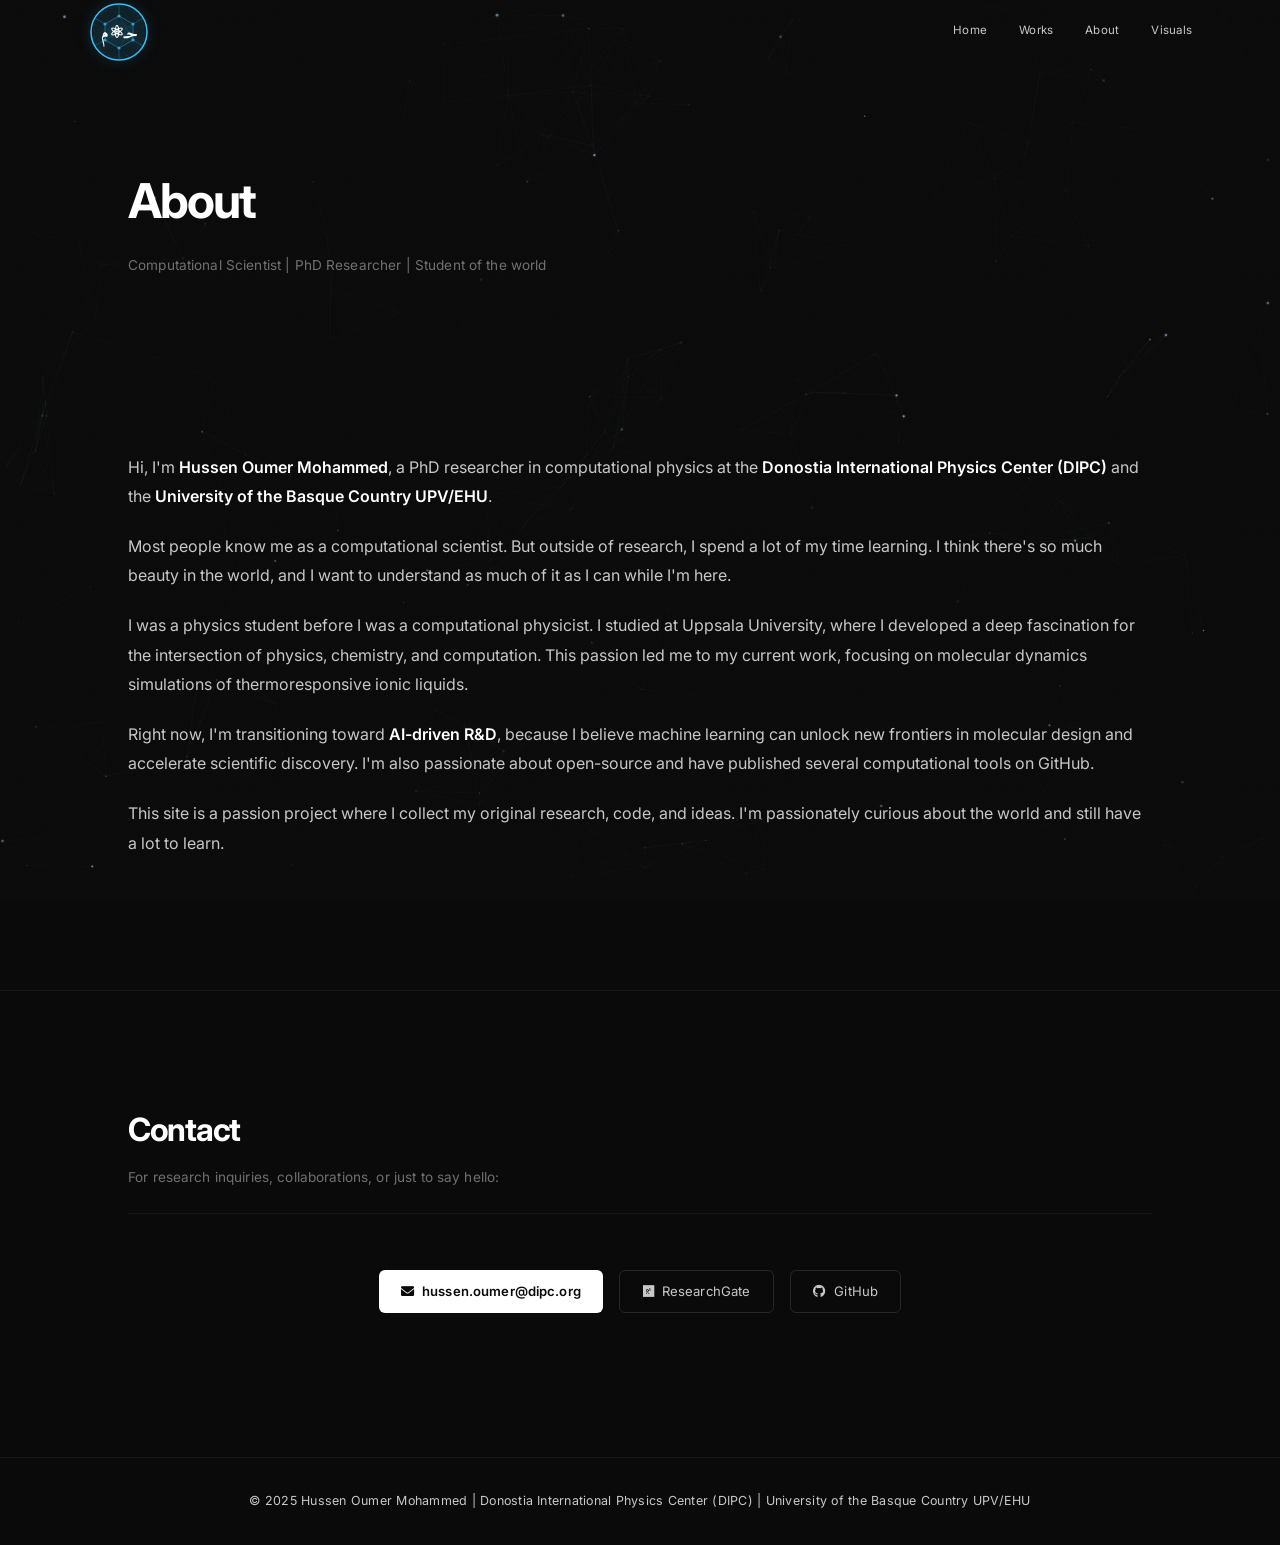
<file: about.html>
<!DOCTYPE html>
<html lang="en">
<head>
    <meta charset="UTF-8">
    <meta name="viewport" content="width=device-width, initial-scale=1.0">
    <title>About | Hussen Oumer Mohammed</title>
    <link href="https://fonts.googleapis.com/css2?family=Inter:opsz,wght@14..32,300;400;500;600;700&family=JetBrains+Mono:wght@400;500&family=Amiri:wght@400;700&display=swap" rel="stylesheet">
    <link rel="stylesheet" href="https://cdnjs.cloudflare.com/ajax/libs/font-awesome/6.0.0-beta3/css/all.min.css">
    <link rel="stylesheet" href="css/style.css">
</head>
<body>
    <canvas id="starCanvas" style="position:fixed;inset:0;width:100%;height:100%;z-index:0;pointer-events:none;"></canvas>
    <div class="cursor-spotlight" id="cursorSpotlight"></div>

    <nav class="navbar">
        <div class="nav-container">
            <a href="index.html" class="logo">
                <svg class="logo-svg" width="62" height="62" viewBox="0 0 62 62" xmlns="http://www.w3.org/2000/svg">
                    <circle cx="31" cy="31" r="28" fill="rgba(56,189,248,0.06)" stroke="#38bdf8" stroke-width="1.5"/>
                    <polygon points="31,15 45,23 45,39 31,47 17,39 17,23" fill="rgba(56,189,248,0.05)" stroke="#38bdf8" stroke-width="0.7" opacity="0.6"/>
                    <line x1="31" y1="15" x2="31" y2="3"  stroke="#38bdf8" stroke-width="0.6" opacity="0.45"/>
                    <line x1="45" y1="23" x2="55" y2="17" stroke="#38bdf8" stroke-width="0.6" opacity="0.45"/>
                    <line x1="45" y1="39" x2="55" y2="45" stroke="#38bdf8" stroke-width="0.6" opacity="0.45"/>
                    <line x1="31" y1="47" x2="31" y2="59" stroke="#38bdf8" stroke-width="0.6" opacity="0.45"/>
                    <line x1="17" y1="39" x2="7"  y2="45" stroke="#38bdf8" stroke-width="0.6" opacity="0.45"/>
                    <line x1="17" y1="23" x2="7"  y2="17" stroke="#38bdf8" stroke-width="0.6" opacity="0.45"/>
                    <line x1="31" y1="15" x2="45" y2="39" stroke="#38bdf8" stroke-width="0.4" opacity="0.28"/>
                    <line x1="45" y1="23" x2="17" y2="39" stroke="#38bdf8" stroke-width="0.4" opacity="0.28"/>
                    <line x1="45" y1="23" x2="31" y2="47" stroke="#38bdf8" stroke-width="0.4" opacity="0.28"/>
                    <line x1="17" y1="23" x2="45" y2="39" stroke="#38bdf8" stroke-width="0.4" opacity="0.18"/>
                    <line x1="31" y1="15" x2="17" y2="39" stroke="#38bdf8" stroke-width="0.4" opacity="0.18"/>
                    <line x1="17" y1="23" x2="31" y2="47" stroke="#38bdf8" stroke-width="0.4" opacity="0.18"/>
                    <circle cx="31" cy="15" r="1.6" fill="#38bdf8" opacity="0.75"/>
                    <circle cx="45" cy="23" r="1.6" fill="#38bdf8" opacity="0.75"/>
                    <circle cx="45" cy="39" r="1.6" fill="#38bdf8" opacity="0.75"/>
                    <circle cx="31" cy="47" r="1.6" fill="#38bdf8" opacity="0.75"/>
                    <circle cx="17" cy="39" r="1.6" fill="#38bdf8" opacity="0.75"/>
                    <circle cx="17" cy="23" r="1.6" fill="#38bdf8" opacity="0.75"/>
                    <circle cx="31" cy="31" r="25" fill="none" stroke="#38bdf8" stroke-width="0.4" opacity="0.25" stroke-dasharray="2 4"/>
                    <text x="31" y="37" font-family="Amiri, serif" font-size="17" font-weight="700" fill="white" text-anchor="middle">حـ⚛م</text>
                </svg>
            </a>
            <div class="nav-links">
                <a href="index.html" class="nav-link">Home</a>
                <a href="works.html" class="nav-link">Works</a>
                <a href="about.html" class="nav-link">About</a>
                <a href="visuals.html" class="nav-link">Visuals</a>
            </div>
            <button class="mobile-menu-btn" id="mobileMenuBtn">
                <span></span><span></span><span></span>
            </button>
        </div>
        <div class="mobile-menu" id="mobileMenu">
            <a href="index.html" class="mobile-link">Home</a>
            <a href="works.html" class="mobile-link">Works</a>
            <a href="about.html" class="mobile-link">About</a>
            <a href="visuals.html" class="mobile-link">Visuals</a>
        </div>
    </nav>

    <main>
        <!-- Hero Section: About -->
        <section class="page-hero">
            <div class="container">
                <h1 class="page-title reveal">About</h1>
                <p class="page-subtitle reveal">Computational Scientist | PhD Researcher | Student of the world</p>
            </div>
        </section>

        <!-- Biography Section -->
        <section class="section">
            <div class="container">
                <div class="about-grid" style="grid-template-columns: 1fr;">
                    <div class="about-content reveal">
                        <p class="about-text">Hi, I'm <strong>Hussen Oumer Mohammed</strong>, a PhD researcher in computational physics at the <strong>Donostia International Physics Center (DIPC)</strong> and the <strong>University of the Basque Country UPV/EHU</strong>.</p>
                        <p class="about-text">Most people know me as a computational scientist. But outside of research, I spend a lot of my time learning. I think there's so much beauty in the world, and I want to understand as much of it as I can while I'm here.</p>
                        <p class="about-text">I was a physics student before I was a computational physicist. I studied at Uppsala University, where I developed a deep fascination for the intersection of physics, chemistry, and computation. This passion led me to my current work, focusing on molecular dynamics simulations of thermoresponsive ionic liquids.</p>
                        <p class="about-text">Right now, I'm transitioning toward <strong>AI-driven R&D</strong>, because I believe machine learning can unlock new frontiers in molecular design and accelerate scientific discovery. I'm also passionate about open-source and have published several computational tools on GitHub.</p>
                        <p class="about-text">This site is a passion project where I collect my original research, code, and ideas. I'm passionately curious about the world and still have a lot to learn.</p>
                    </div>
                </div>
            </div>
        </section>

        <!-- Contact Section (Minimalist) -->
        <section class="section contact-section">
            <div class="container">
                <div class="reveal">
                    <h2 class="section-title">Contact</h2>
                    <p class="section-subtitle">For research inquiries, collaborations, or just to say hello:</p>
                    <div class="contact-buttons">
                        <a href="mailto:hussen.oumer@dipc.org" class="btn-primary"><i class="fas fa-envelope"></i> hussen.oumer@dipc.org</a>
                        <a href="https://www.researchgate.net/profile/Hussen-Oumer" class="btn-outline" target="_blank"><i class="fab fa-researchgate"></i> ResearchGate</a>
                        <a href="https://github.com/hussen-oumer" class="btn-outline" target="_blank"><i class="fab fa-github"></i> GitHub</a>
                    </div>
                </div>
            </div>
        </section>
    </main>

    <footer class="footer">
        <p>&copy; 2025 Hussen Oumer Mohammed | Donostia International Physics Center (DIPC) | University of the Basque Country UPV/EHU</p>
    </footer>

    <script src="js/script.js"></script>
</body>
</html>
</file>
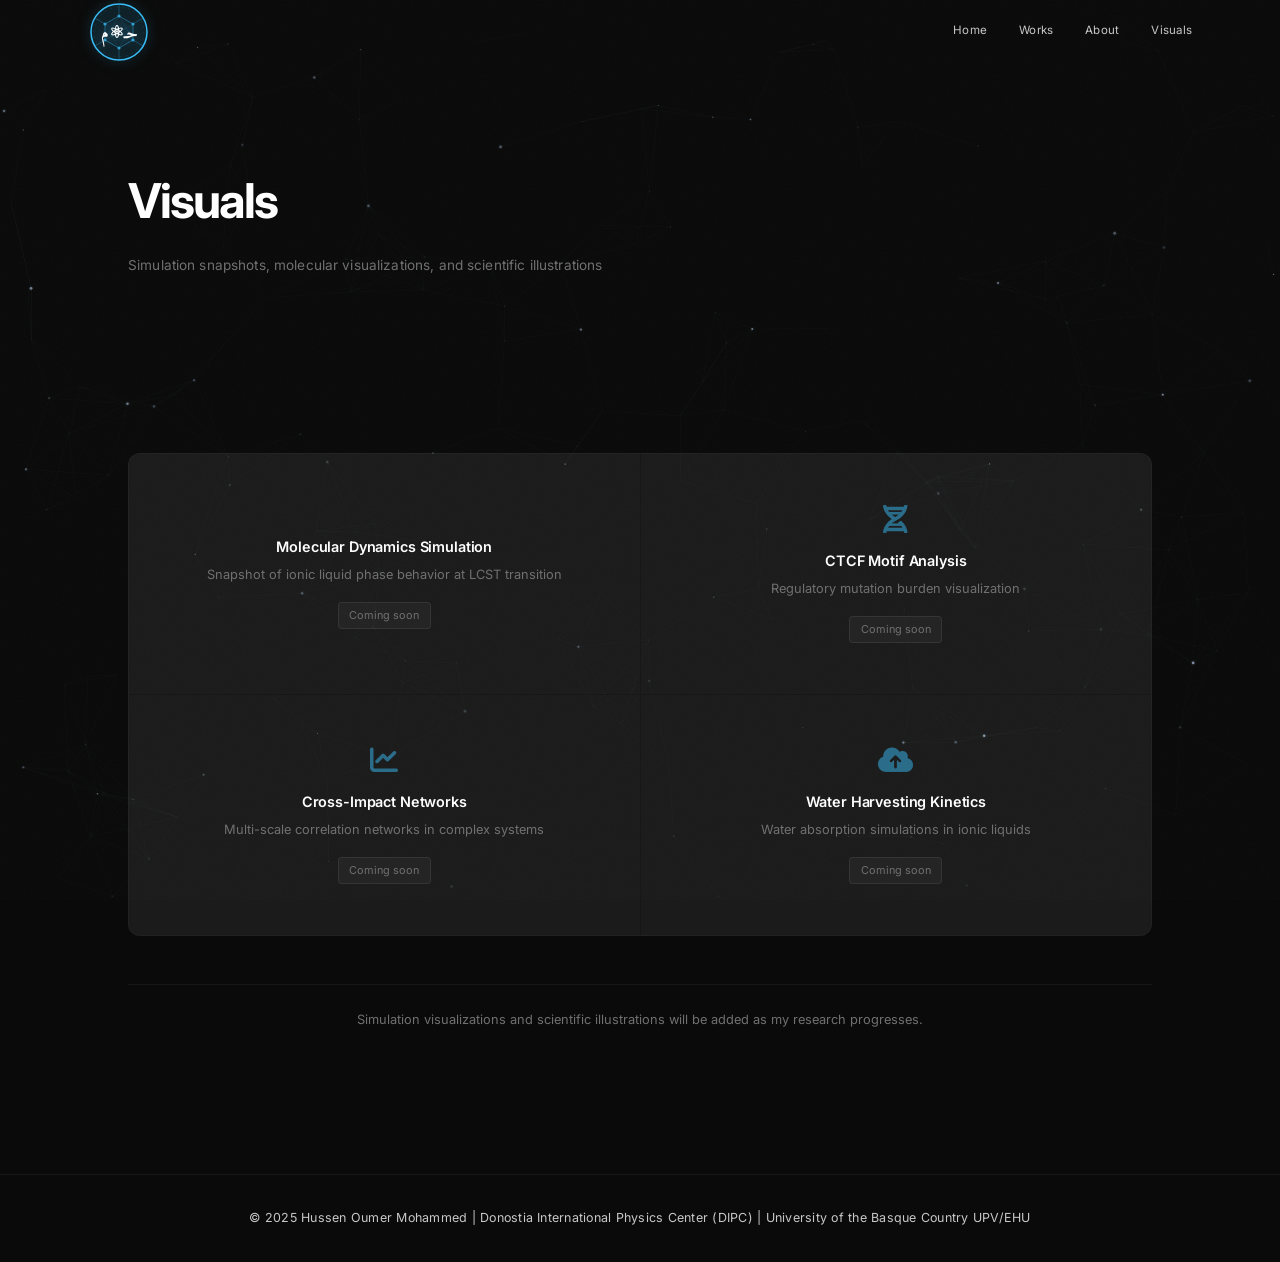
<file: visuals.html>
<!DOCTYPE html>
<html lang="en">
<head>
    <meta charset="UTF-8">
    <meta name="viewport" content="width=device-width, initial-scale=1.0">
    <title>Visuals | Hussen Oumer Mohammed</title>
    <link href="https://fonts.googleapis.com/css2?family=Inter:opsz,wght@14..32,300;400;500;600;700&family=JetBrains+Mono:wght@400;500&family=Amiri:wght@400;700&display=swap" rel="stylesheet">
    <link rel="stylesheet" href="https://cdnjs.cloudflare.com/ajax/libs/font-awesome/6.0.0-beta3/css/all.min.css">
    <link rel="stylesheet" href="css/style.css">
</head>
<body>
    <canvas id="starCanvas" style="position:fixed;inset:0;width:100%;height:100%;z-index:0;pointer-events:none;"></canvas>
    <div class="cursor-spotlight" id="cursorSpotlight"></div>
    
    <nav class="navbar">
        <div class="nav-container">
            <a href="index.html" class="logo">
                <svg class="logo-svg" width="62" height="62" viewBox="0 0 62 62" xmlns="http://www.w3.org/2000/svg">
                    <circle cx="31" cy="31" r="28" fill="rgba(56,189,248,0.06)" stroke="#38bdf8" stroke-width="1.5"/>
                    <polygon points="31,15 45,23 45,39 31,47 17,39 17,23" fill="rgba(56,189,248,0.05)" stroke="#38bdf8" stroke-width="0.7" opacity="0.6"/>
                    <line x1="31" y1="15" x2="31" y2="3"  stroke="#38bdf8" stroke-width="0.6" opacity="0.45"/>
                    <line x1="45" y1="23" x2="55" y2="17" stroke="#38bdf8" stroke-width="0.6" opacity="0.45"/>
                    <line x1="45" y1="39" x2="55" y2="45" stroke="#38bdf8" stroke-width="0.6" opacity="0.45"/>
                    <line x1="31" y1="47" x2="31" y2="59" stroke="#38bdf8" stroke-width="0.6" opacity="0.45"/>
                    <line x1="17" y1="39" x2="7"  y2="45" stroke="#38bdf8" stroke-width="0.6" opacity="0.45"/>
                    <line x1="17" y1="23" x2="7"  y2="17" stroke="#38bdf8" stroke-width="0.6" opacity="0.45"/>
                    <line x1="31" y1="15" x2="45" y2="39" stroke="#38bdf8" stroke-width="0.4" opacity="0.28"/>
                    <line x1="45" y1="23" x2="17" y2="39" stroke="#38bdf8" stroke-width="0.4" opacity="0.28"/>
                    <line x1="45" y1="23" x2="31" y2="47" stroke="#38bdf8" stroke-width="0.4" opacity="0.28"/>
                    <line x1="17" y1="23" x2="45" y2="39" stroke="#38bdf8" stroke-width="0.4" opacity="0.18"/>
                    <line x1="31" y1="15" x2="17" y2="39" stroke="#38bdf8" stroke-width="0.4" opacity="0.18"/>
                    <line x1="17" y1="23" x2="31" y2="47" stroke="#38bdf8" stroke-width="0.4" opacity="0.18"/>
                    <circle cx="31" cy="15" r="1.6" fill="#38bdf8" opacity="0.75"/>
                    <circle cx="45" cy="23" r="1.6" fill="#38bdf8" opacity="0.75"/>
                    <circle cx="45" cy="39" r="1.6" fill="#38bdf8" opacity="0.75"/>
                    <circle cx="31" cy="47" r="1.6" fill="#38bdf8" opacity="0.75"/>
                    <circle cx="17" cy="39" r="1.6" fill="#38bdf8" opacity="0.75"/>
                    <circle cx="17" cy="23" r="1.6" fill="#38bdf8" opacity="0.75"/>
                    <circle cx="31" cy="31" r="25" fill="none" stroke="#38bdf8" stroke-width="0.4" opacity="0.25" stroke-dasharray="2 4"/>
                    <text x="31" y="37" font-family="Amiri, serif" font-size="17" font-weight="700" fill="white" text-anchor="middle">حـ⚛م</text>
                </svg>
            </a>
            <div class="nav-links">
                <a href="index.html" class="nav-link">Home</a>
                <a href="works.html" class="nav-link">Works</a>
                <a href="about.html" class="nav-link">About</a>
                <a href="visuals.html" class="nav-link">Visuals</a>
            </div>
            <button class="mobile-menu-btn" id="mobileMenuBtn">
                <span></span><span></span><span></span>
            </button>
        </div>
        <div class="mobile-menu" id="mobileMenu">
            <a href="index.html" class="mobile-link">Home</a>
            <a href="works.html" class="mobile-link">Works</a>
            <a href="about.html" class="mobile-link">About</a>
            <a href="visuals.html" class="mobile-link">Visuals</a>
        </div>
    </nav>
    
    <main>
        <section class="page-hero">
            <div class="container">
                <h1 class="page-title reveal">Visuals</h1>
                <p class="page-subtitle reveal">Simulation snapshots, molecular visualizations, and scientific illustrations</p>
            </div>
        </section>
        
        <section class="section">
            <div class="container">
                <div class="gallery-grid">
                    <div class="gallery-placeholder reveal">
                        <div class="placeholder-card">
                            <i class="fas fa-chart-network placeholder-icon"></i>
                            <h3>Molecular Dynamics Simulation</h3>
                            <p>Snapshot of ionic liquid phase behavior at LCST transition</p>
                            <span class="placeholder-tag">Coming soon</span>
                        </div>
                    </div>
                    <div class="gallery-placeholder reveal">
                        <div class="placeholder-card">
                            <i class="fas fa-dna placeholder-icon"></i>
                            <h3>CTCF Motif Analysis</h3>
                            <p>Regulatory mutation burden visualization</p>
                            <span class="placeholder-tag">Coming soon</span>
                        </div>
                    </div>
                    <div class="gallery-placeholder reveal">
                        <div class="placeholder-card">
                            <i class="fas fa-chart-line placeholder-icon"></i>
                            <h3>Cross-Impact Networks</h3>
                            <p>Multi-scale correlation networks in complex systems</p>
                            <span class="placeholder-tag">Coming soon</span>
                        </div>
                    </div>
                    <div class="gallery-placeholder reveal">
                        <div class="placeholder-card">
                            <i class="fas fa-cloud-arrow-up placeholder-icon"></i>
                            <h3>Water Harvesting Kinetics</h3>
                            <p>Water absorption simulations in ionic liquids</p>
                            <span class="placeholder-tag">Coming soon</span>
                        </div>
                    </div>
                </div>
                <p class="gallery-note">Simulation visualizations and scientific illustrations will be added as my research progresses.</p>
            </div>
        </section>
    </main>
    
    <footer class="footer">
        <p>&copy; 2025 Hussen Oumer Mohammed | Donostia International Physics Center (DIPC) | University of the Basque Country UPV/EHU</p>
    </footer>
    
    <script src="js/script.js"></script>
</body>
</html>
</file>
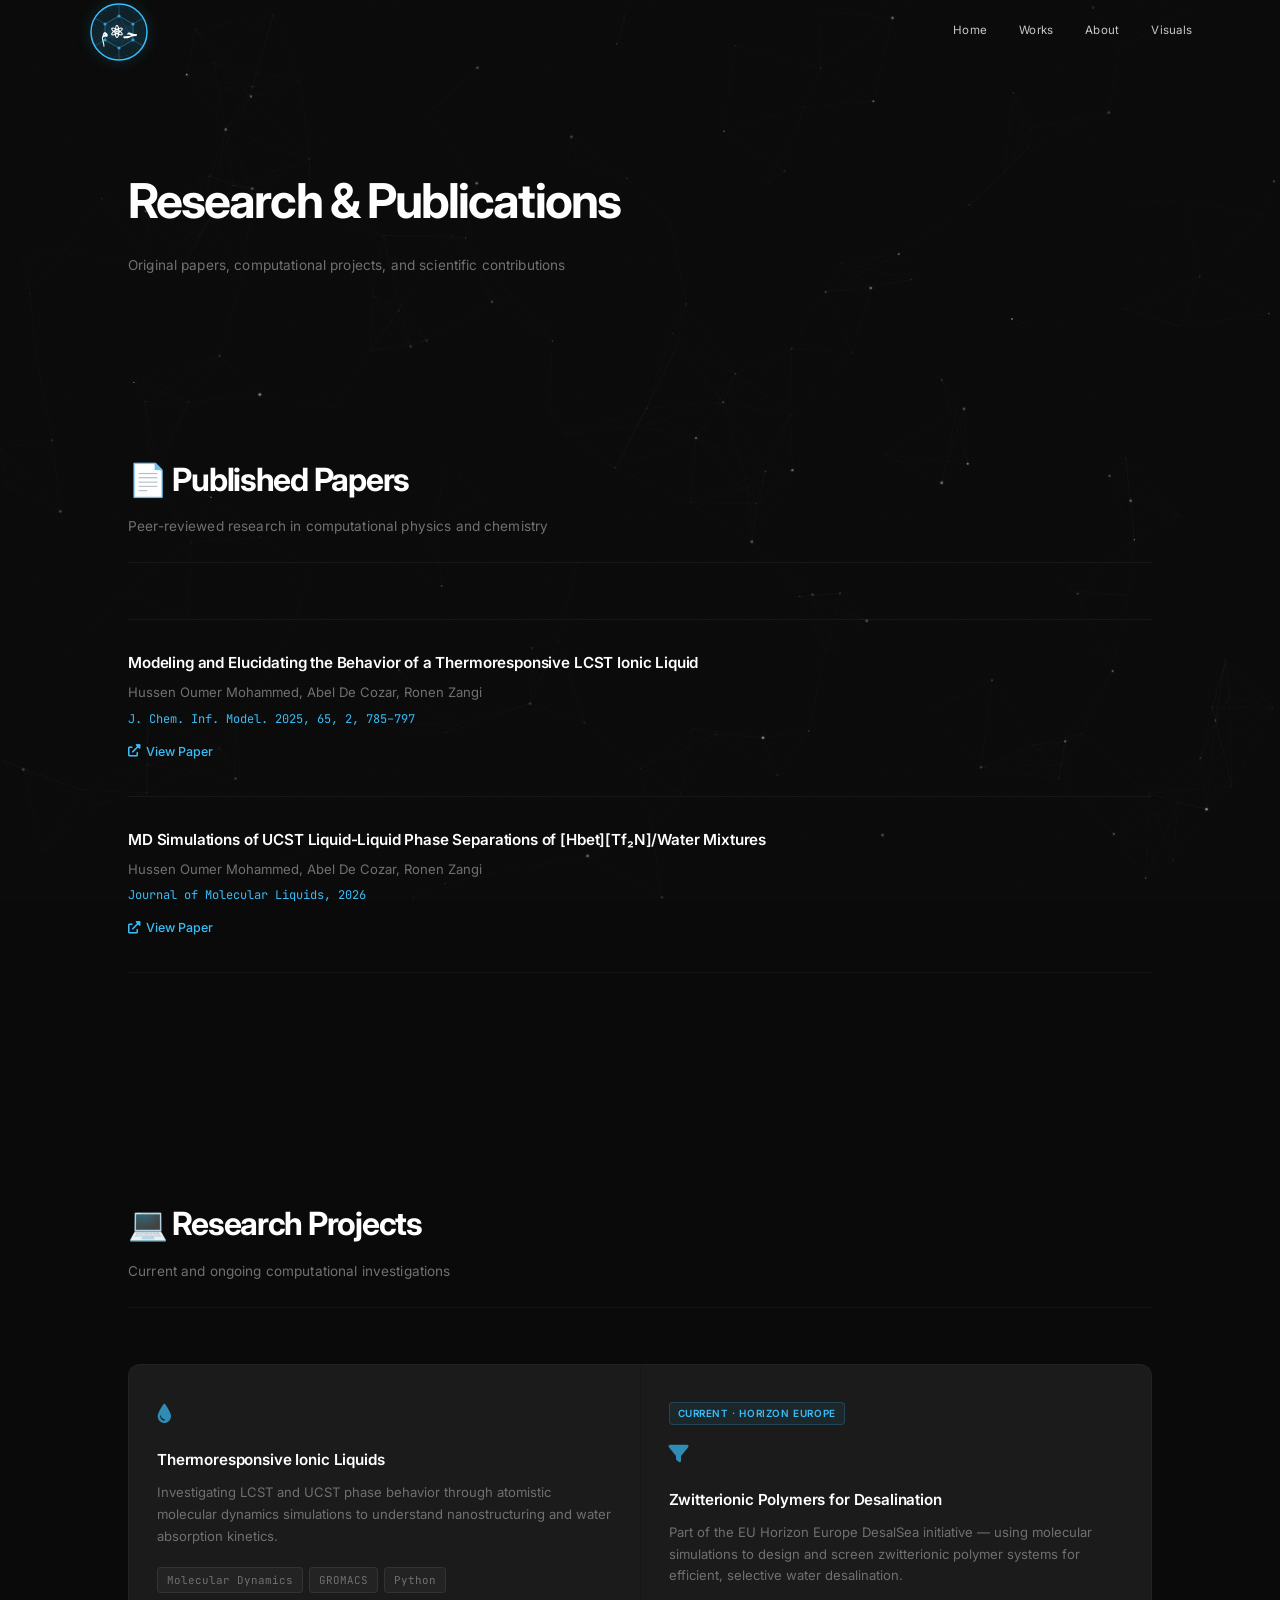
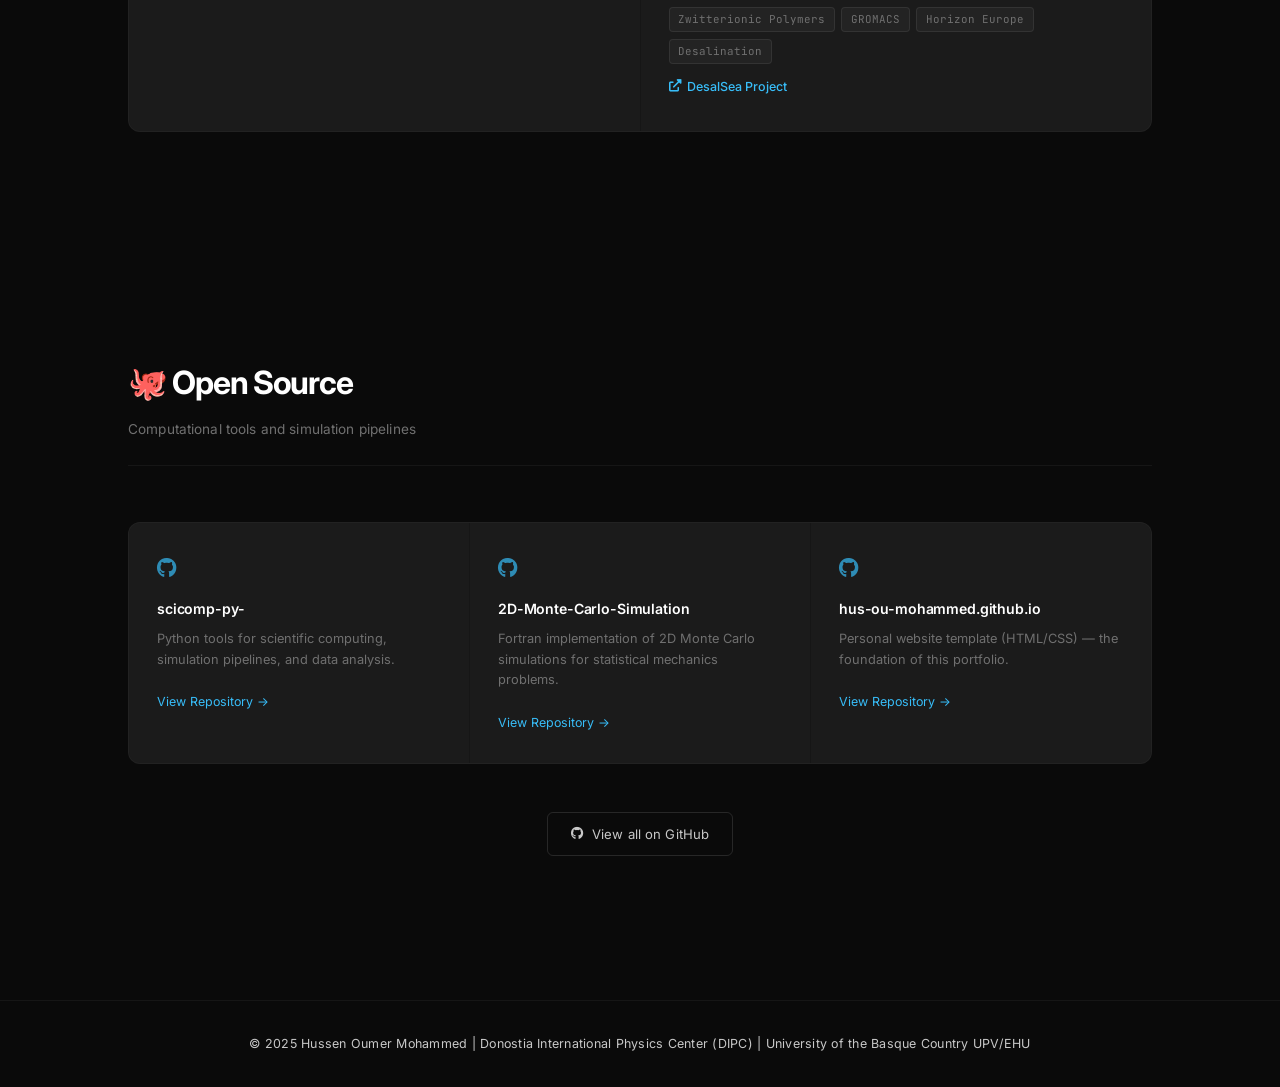
<file: works.html>
<!DOCTYPE html>
<html lang="en">
<head>
    <meta charset="UTF-8">
    <meta name="viewport" content="width=device-width, initial-scale=1.0">
    <title>Works | Hussen Oumer Mohammed</title>
    <link href="https://fonts.googleapis.com/css2?family=Inter:opsz,wght@14..32,300;400;500;600;700&family=JetBrains+Mono:wght@400;500&family=Amiri:wght@400;700&display=swap" rel="stylesheet">
    <link rel="stylesheet" href="https://cdnjs.cloudflare.com/ajax/libs/font-awesome/6.0.0-beta3/css/all.min.css">
    <link rel="stylesheet" href="css/style.css">
</head>
<body>
    <canvas id="starCanvas" style="position:fixed;inset:0;width:100%;height:100%;z-index:0;pointer-events:none;"></canvas>
    <div class="cursor-spotlight" id="cursorSpotlight"></div>
    
    <nav class="navbar">
        <div class="nav-container">
            <a href="index.html" class="logo">
                <svg class="logo-svg" width="62" height="62" viewBox="0 0 62 62" xmlns="http://www.w3.org/2000/svg">
                    <circle cx="31" cy="31" r="28" fill="rgba(56,189,248,0.06)" stroke="#38bdf8" stroke-width="1.5"/>
                    <polygon points="31,15 45,23 45,39 31,47 17,39 17,23" fill="rgba(56,189,248,0.05)" stroke="#38bdf8" stroke-width="0.7" opacity="0.6"/>
                    <line x1="31" y1="15" x2="31" y2="3"  stroke="#38bdf8" stroke-width="0.6" opacity="0.45"/>
                    <line x1="45" y1="23" x2="55" y2="17" stroke="#38bdf8" stroke-width="0.6" opacity="0.45"/>
                    <line x1="45" y1="39" x2="55" y2="45" stroke="#38bdf8" stroke-width="0.6" opacity="0.45"/>
                    <line x1="31" y1="47" x2="31" y2="59" stroke="#38bdf8" stroke-width="0.6" opacity="0.45"/>
                    <line x1="17" y1="39" x2="7"  y2="45" stroke="#38bdf8" stroke-width="0.6" opacity="0.45"/>
                    <line x1="17" y1="23" x2="7"  y2="17" stroke="#38bdf8" stroke-width="0.6" opacity="0.45"/>
                    <line x1="31" y1="15" x2="45" y2="39" stroke="#38bdf8" stroke-width="0.4" opacity="0.28"/>
                    <line x1="45" y1="23" x2="17" y2="39" stroke="#38bdf8" stroke-width="0.4" opacity="0.28"/>
                    <line x1="45" y1="23" x2="31" y2="47" stroke="#38bdf8" stroke-width="0.4" opacity="0.28"/>
                    <line x1="17" y1="23" x2="45" y2="39" stroke="#38bdf8" stroke-width="0.4" opacity="0.18"/>
                    <line x1="31" y1="15" x2="17" y2="39" stroke="#38bdf8" stroke-width="0.4" opacity="0.18"/>
                    <line x1="17" y1="23" x2="31" y2="47" stroke="#38bdf8" stroke-width="0.4" opacity="0.18"/>
                    <circle cx="31" cy="15" r="1.6" fill="#38bdf8" opacity="0.75"/>
                    <circle cx="45" cy="23" r="1.6" fill="#38bdf8" opacity="0.75"/>
                    <circle cx="45" cy="39" r="1.6" fill="#38bdf8" opacity="0.75"/>
                    <circle cx="31" cy="47" r="1.6" fill="#38bdf8" opacity="0.75"/>
                    <circle cx="17" cy="39" r="1.6" fill="#38bdf8" opacity="0.75"/>
                    <circle cx="17" cy="23" r="1.6" fill="#38bdf8" opacity="0.75"/>
                    <circle cx="31" cy="31" r="25" fill="none" stroke="#38bdf8" stroke-width="0.4" opacity="0.25" stroke-dasharray="2 4"/>
                    <text x="31" y="37" font-family="Amiri, serif" font-size="17" font-weight="700" fill="white" text-anchor="middle">حـ⚛م</text>
                </svg>
            </a>
            <div class="nav-links">
                <a href="index.html" class="nav-link">Home</a>
                <a href="works.html" class="nav-link">Works</a>
                <a href="about.html" class="nav-link">About</a>
                <a href="visuals.html" class="nav-link">Visuals</a>
            </div>
            <button class="mobile-menu-btn" id="mobileMenuBtn">
                <span></span><span></span><span></span>
            </button>
        </div>
        <div class="mobile-menu" id="mobileMenu">
            <a href="index.html" class="mobile-link">Home</a>
            <a href="works.html" class="mobile-link">Works</a>
            <a href="about.html" class="mobile-link">About</a>
            <a href="visuals.html" class="mobile-link">Visuals</a>
        </div>
    </nav>
    
    <main>
        <section class="page-hero">
            <div class="container">
                <h1 class="page-title reveal">Research & Publications</h1>
                <p class="page-subtitle reveal">Original papers, computational projects, and scientific contributions</p>
            </div>
        </section>
        
        <section class="section">
            <div class="container">
                <div class="reveal">
                    <h2 class="section-title">📄 Published Papers</h2>
                    <p class="section-subtitle">Peer-reviewed research in computational physics and chemistry</p>
                </div>
                <div class="publication-list">
                    <div class="publication-item reveal">
                        <div class="pub-title">Modeling and Elucidating the Behavior of a Thermoresponsive LCST Ionic Liquid</div>
                        <div class="pub-authors">Hussen Oumer Mohammed, Abel De Cozar, Ronen Zangi</div>
                        <div class="pub-venue">J. Chem. Inf. Model. 2025, 65, 2, 785–797</div>
                        <a href="https://pubs.acs.org/doi/10.1021/acs.jcim.4c02036" class="pub-link" target="_blank"><i class="fas fa-external-link-alt"></i> View Paper</a>
                    </div>
                    <div class="publication-item reveal">
                        <div class="pub-title">MD Simulations of UCST Liquid-Liquid Phase Separations of [Hbet][Tf₂N]/Water Mixtures</div>
                        <div class="pub-authors">Hussen Oumer Mohammed, Abel De Cozar, Ronen Zangi</div>
                        <div class="pub-venue">Journal of Molecular Liquids, 2026</div>
                        <a href="https://www.sciencedirect.com/science/article/pii/S016773222600084X?via%3Dihub" class="pub-link" target="_blank"><i class="fas fa-external-link-alt"></i> View Paper</a>
                    </div>
                </div>
            </div>
        </section>
        
        <section class="section">
            <div class="container">
                <div class="reveal">
                    <h2 class="section-title">💻 Research Projects</h2>
                    <p class="section-subtitle">Current and ongoing computational investigations</p>
                </div>
                <div class="projects-grid">
                    <div class="project-card reveal">
                        <div class="project-content">
                            <div class="project-icon"><i class="fas fa-tint"></i></div>
                            <h3 class="project-title">Thermoresponsive Ionic Liquids</h3>
                            <p class="project-description">Investigating LCST and UCST phase behavior through atomistic molecular dynamics simulations to understand nanostructuring and water absorption kinetics.</p>
                            <div class="project-tech">
                                <span class="tech-tag">Molecular Dynamics</span>
                                <span class="tech-tag">GROMACS</span>
                                <span class="tech-tag">Python</span>
                            </div>
                        </div>
                    </div>
                    <div class="project-card reveal">
                        <div class="project-content">
                            <div class="project-badge">Current · Horizon Europe</div>
                            <div class="project-icon"><i class="fas fa-filter"></i></div>
                            <h3 class="project-title">Zwitterionic Polymers for Desalination</h3>
                            <p class="project-description">Part of the EU Horizon Europe DesalSea initiative — using molecular simulations to design and screen zwitterionic polymer systems for efficient, selective water desalination.</p>
                            <div class="project-tech">
                                <span class="tech-tag">Zwitterionic Polymers</span>
                                <span class="tech-tag">GROMACS</span>
                                <span class="tech-tag">Horizon Europe</span>
                                <span class="tech-tag">Desalination</span>
                            </div>
                            <a href="https://desalsea.eu/" class="pub-link" target="_blank"><i class="fas fa-external-link-alt"></i> DesalSea Project</a>
                        </div>
                    </div>
                </div>
            </div>
        </section>
        
        <section class="section">
            <div class="container">
                <div class="reveal">
                    <h2 class="section-title">🐙 Open Source</h2>
                    <p class="section-subtitle">Computational tools and simulation pipelines</p>
                </div>
                <div class="github-grid">
                    <div class="github-card reveal">
                        <div class="github-icon"><i class="fab fa-github"></i></div>
                        <h3 class="github-title">scicomp-py-</h3>
                        <p class="github-description">Python tools for scientific computing, simulation pipelines, and data analysis.</p>
                        <a href="https://github.com/hussen-oumer/scicomp-py-" class="github-link" target="_blank">View Repository →</a>
                    </div>
                    <div class="github-card reveal">
                        <div class="github-icon"><i class="fab fa-github"></i></div>
                        <h3 class="github-title">2D-Monte-Carlo-Simulation</h3>
                        <p class="github-description">Fortran implementation of 2D Monte Carlo simulations for statistical mechanics problems.</p>
                        <a href="https://github.com/hussen-oumer/2D-Monte-Carlo-Simulation" class="github-link" target="_blank">View Repository →</a>
                    </div>
                    <div class="github-card reveal">
                        <div class="github-icon"><i class="fab fa-github"></i></div>
                        <h3 class="github-title">hus-ou-mohammed.github.io</h3>
                        <p class="github-description">Personal website template (HTML/CSS) — the foundation of this portfolio.</p>
                        <a href="https://github.com/hussen-oumer/hus-ou-mohammed.github.io" class="github-link" target="_blank">View Repository →</a>
                    </div>
                </div>
                <div class="github-more">
                    <a href="https://github.com/hussen-oumer" class="btn-outline" target="_blank"><i class="fab fa-github"></i> View all on GitHub</a>
                </div>
            </div>
        </section>
    </main>
    
    <footer class="footer">
        <p>&copy; 2025 Hussen Oumer Mohammed | Donostia International Physics Center (DIPC) | University of the Basque Country UPV/EHU</p>
    </footer>
    
    <script src="js/script.js"></script>
</body>
</html>
</file>
<file: css/style.css>
* {
    margin: 0;
    padding: 0;
    box-sizing: border-box;
}

html {
    background-color: #0a0a0a;
    color: #fff;
    font-family: 'Inter', sans-serif;
    -webkit-font-smoothing: antialiased;
    -moz-osx-font-smoothing: grayscale;
}

body {
    background-color: #0a0a0a;
    color: #fff;
    font-family: 'Inter', sans-serif;
    font-size: clamp(.95rem, .5vw + .75rem, 1.05rem);
    line-height: 1.7;
    overflow-x: hidden;
    min-height: 100vh;
    position: relative;
}

/* Noise grain overlay */
body::before {
    content: "";
    position: fixed;
    inset: 0;
    z-index: 9999;
    pointer-events: none;
    opacity: 0.025;
    background-image: url("data:image/svg+xml,%3Csvg viewBox='0 0 256 256' xmlns='http://www.w3.org/2000/svg'%3E%3Cfilter id='noise'%3E%3CfeTurbulence type='fractalNoise' baseFrequency='0.9' numOctaves='4' stitchTiles='stitch'/%3E%3C/filter%3E%3Crect width='100%25' height='100%25' filter='url(%23noise)'/%3E%3C/svg%3E");
    background-repeat: repeat;
    background-size: 256px 256px;
}

/* Subtle grid overlay */
body::after {
    content: "";
    position: fixed;
    inset: 0;
    z-index: -1;
    pointer-events: none;
    opacity: 0.03;
    background-image: linear-gradient(rgba(255,255,255,0.1) 1px, transparent 1px),
                      linear-gradient(90deg, rgba(255,255,255,0.1) 1px, transparent 1px);
    background-size: 60px 60px;
}

/* Ensure all content sits above the canvas */
main, footer, nav {
    position: relative;
    z-index: 1;
}

/* Navigation */
.navbar {
    position: fixed;
    top: 0;
    width: 100%;
    z-index: 100;
    background: transparent;
    border-bottom: none;
    transition: background 0.3s ease;
}

.navbar.scrolled {
    background: rgba(10, 10, 10, 0.85);
    backdrop-filter: blur(16px);
    border-bottom: 1px solid rgba(255, 255, 255, 0.05);
}

.nav-container {
    max-width: 1152px;
    margin: 0 auto;
    padding: 0 1.5rem;
    height: 64px;
    display: flex;
    align-items: center;
    justify-content: space-between;
}

.logo {
    text-decoration: none;
    display: inline-flex;
    align-items: center;
    filter: drop-shadow(0 0 6px rgba(56, 189, 248, 0.5));
    transition: filter 0.3s ease;
}

.logo:hover {
    filter: drop-shadow(0 0 10px rgba(56, 189, 248, 0.85));
}

.logo-svg {
    display: block;
    overflow: visible;
}

.nav-links {
    display: none;
    gap: 2rem;
    align-items: center;
}

@media (min-width: 768px) {
    .nav-links {
        display: flex;
    }
}

.nav-link {
    text-decoration: none;
    color: #c8c8c8;
    font-weight: 400;
    font-size: 0.72rem;
    letter-spacing: 0.02em;
    transition: color 0.3s ease;
    position: relative;
    padding-bottom: 2px;
}

.nav-link:hover {
    color: #fff;
}

.nav-link::after {
    content: '';
    position: absolute;
    bottom: -2px;
    left: 50%;
    width: 0;
    height: 1px;
    background: #38bdf8;
    transition: width 0.3s cubic-bezier(0.4, 0, 0.2, 1), left 0.3s cubic-bezier(0.4, 0, 0.2, 1);
}

.nav-link:hover::after {
    width: 100%;
    left: 0;
}

/* Mobile Menu */
.mobile-menu-btn {
    display: flex;
    flex-direction: column;
    gap: 5px;
    background: none;
    border: none;
    cursor: pointer;
    padding: 4px;
}

@media (min-width: 768px) {
    .mobile-menu-btn {
        display: none;
    }
}

.mobile-menu-btn span {
    width: 20px;
    height: 1.5px;
    background: #c8c8c8;
    transition: all 0.3s cubic-bezier(0.4, 0, 0.2, 1);
}

.mobile-menu {
    position: fixed;
    top: 64px;
    left: 0;
    right: 0;
    background: rgba(10, 10, 14, 0.95);
    backdrop-filter: blur(14px);
    border-top: 1px solid rgba(255, 255, 255, 0.05);
    padding: 0 1.5rem 1.25rem;
    display: none;
    flex-direction: column;
    gap: 0;
    z-index: 99;
}

.mobile-menu.open {
    display: flex;
}

.mobile-link {
    text-decoration: none;
    color: #707070;
    font-size: 0.8rem;
    letter-spacing: 0.02em;
    padding: 0.75rem 0;
    border-bottom: 1px solid rgba(255, 255, 255, 0.04);
    transition: color 0.2s;
}

.mobile-link:hover {
    color: #fff;
}

/* Hero Section */
.hero {
    min-height: 100vh;
    display: flex;
    align-items: center;
    position: relative;
    overflow: hidden;
    padding: 0 1.5rem;
}

.hero-canvas {
    position: absolute;
    inset: 0;
    z-index: 0;
}

.hero-bg {
    position: absolute;
    inset: 0;
    background: radial-gradient(ellipse at 60% 50%, rgba(56, 189, 248, 0.04) 0%, transparent 70%);
    pointer-events: none;
    z-index: 1;
}

/* gradient fade at bottom */
.hero::after {
    content: "";
    position: absolute;
    bottom: 0;
    left: 0;
    right: 0;
    height: 180px;
    background: linear-gradient(transparent, #0a0a0a);
    pointer-events: none;
    z-index: 2;
}

.hero-content {
    max-width: 680px;
    width: 100%;
    z-index: 3;
    margin: 0 auto;
    padding: 10rem 0 6rem;
}

.hero-title {
    font-size: clamp(2.8rem, 6vw + .5rem, 4.5rem);
    font-weight: 800;
    line-height: 1.1;
    margin-bottom: 2rem;
    letter-spacing: -0.04em;
    color: #fff;
}

@media (min-width: 768px) {
    .hero-title {
        font-size: clamp(2.8rem, 6vw + .5rem, 4.5rem);
    }
}

.hero-intro {
    font-size: 1rem;
    color: #c8c8c8;
    line-height: 1.85;
    margin-bottom: 2.5rem;
    max-width: 560px;
}

.hero-intro strong {
    color: #fff;
    font-weight: 600;
}

.hero-links {
    display: flex;
    gap: 1rem;
    flex-wrap: wrap;
}

.btn-primary {
    background: #fff;
    color: #0a0a0a;
    padding: 0.6rem 1.4rem;
    border-radius: 6px;
    text-decoration: none;
    font-weight: 600;
    font-size: 0.82rem;
    letter-spacing: 0.01em;
    transition: all 0.2s;
    border: none;
    cursor: pointer;
    display: inline-flex;
    align-items: center;
    gap: 0.5rem;
}

.btn-primary:hover {
    background: #e0e0e0;
    transform: translateY(-1px);
}

.btn-outline {
    background: transparent;
    border: 1px solid rgba(255, 255, 255, 0.12);
    color: #c8c8c8;
    padding: 0.6rem 1.4rem;
    border-radius: 6px;
    text-decoration: none;
    font-weight: 400;
    font-size: 0.82rem;
    letter-spacing: 0.01em;
    transition: all 0.2s;
    display: inline-flex;
    align-items: center;
    gap: 0.5rem;
}

.btn-outline:hover {
    border-color: rgba(255, 255, 255, 0.25);
    color: #fff;
    transform: translateY(-1px);
}

/* Sections */
.section {
    padding: 7rem 1.5rem;
}

.container {
    max-width: 1024px;
    margin: 0 auto;
}

.section-title {
    font-size: clamp(1.4rem, 2vw + .5rem, 2rem);
    font-weight: 700;
    margin-bottom: 0.5rem;
    letter-spacing: -0.04em;
    color: #fff;
}

.section-subtitle {
    color: #707070;
    margin-bottom: 3.5rem;
    font-size: 0.85rem;
    letter-spacing: 0.01em;
    border-bottom: 1px solid rgba(255, 255, 255, 0.05);
    padding-bottom: 1.5rem;
}

/* Page Hero */
.page-hero {
    padding: 10rem 1.5rem 4rem;
    text-align: left;
}

.page-title {
    font-size: clamp(2rem, 4vw, 3rem);
    font-weight: 700;
    margin-bottom: 0.75rem;
    letter-spacing: -0.04em;
    color: #fff;
}

.page-subtitle {
    font-size: 0.85rem;
    color: #707070;
    letter-spacing: 0.01em;
}

/* Research Focus Cards */
.focus-grid {
    display: grid;
    grid-template-columns: 1fr;
    gap: 1px;
    margin-bottom: 5rem;
    background: rgba(255, 255, 255, 0.05);
    border: 1px solid rgba(255, 255, 255, 0.05);
    border-radius: 12px;
    overflow: hidden;
}

@media (min-width: 768px) {
    .focus-grid {
        grid-template-columns: repeat(3, 1fr);
    }
}

.focus-card {
    background: rgba(255, 255, 255, 0.02);
    padding: 2rem 1.75rem;
    transition: background 0.2s;
    border: none;
}

.focus-card:hover {
    background: rgba(255, 255, 255, 0.05);
}

.focus-icon {
    font-size: 1.25rem;
    color: #38bdf8;
    margin-bottom: 1rem;
    opacity: 0.7;
}

.focus-title {
    font-size: 0.95rem;
    font-weight: 600;
    margin-bottom: 0.6rem;
    color: #fff;
    letter-spacing: -0.01em;
}

.focus-text {
    color: #707070;
    font-size: 0.82rem;
    line-height: 1.65;
}

/* Publications */
.publication-item {
    padding: 2rem 0;
    border-bottom: 1px solid rgba(255, 255, 255, 0.05);
    transition: all 0.2s;
}

.publication-item:first-child {
    border-top: 1px solid rgba(255, 255, 255, 0.05);
}

.pub-title {
    font-size: 0.95rem;
    font-weight: 600;
    margin-bottom: 0.4rem;
    color: #fff;
    line-height: 1.5;
    letter-spacing: -0.01em;
}

.pub-authors {
    font-size: 0.82rem;
    color: #707070;
    margin-bottom: 0.3rem;
}

.pub-venue {
    font-size: 0.75rem;
    color: #38bdf8;
    font-family: 'JetBrains Mono', monospace;
}

/* Projects Grid */
.projects-grid {
    display: grid;
    grid-template-columns: 1fr;
    gap: 1px;
    margin-top: 3rem;
    background: rgba(255, 255, 255, 0.05);
    border: 1px solid rgba(255, 255, 255, 0.05);
    border-radius: 12px;
    overflow: hidden;
}

@media (min-width: 768px) {
    .projects-grid {
        grid-template-columns: repeat(2, 1fr);
    }
}

.project-card {
    background: rgba(255, 255, 255, 0.02);
    transition: background 0.2s;
    border: none;
}

.project-card:hover {
    background: rgba(255, 255, 255, 0.05);
}

.project-content {
    padding: 2rem 1.75rem;
}

.project-icon {
    font-size: 1.25rem;
    color: #38bdf8;
    margin-bottom: 1rem;
    opacity: 0.7;
}

.project-title {
    font-size: 0.95rem;
    font-weight: 600;
    margin-bottom: 0.6rem;
    color: #fff;
    letter-spacing: -0.01em;
}

.project-description {
    color: #707070;
    font-size: 0.82rem;
    line-height: 1.65;
    margin-bottom: 1.25rem;
}

.project-tech {
    display: flex;
    flex-wrap: wrap;
    gap: 0.4rem;
}

.tech-tag {
    background: rgba(255, 255, 255, 0.04);
    color: #707070;
    padding: 0.15rem 0.55rem;
    border-radius: 4px;
    font-size: 0.68rem;
    font-family: 'JetBrains Mono', monospace;
    border: 1px solid rgba(255, 255, 255, 0.07);
}

/* GitHub Section */
.github-grid {
    display: grid;
    grid-template-columns: 1fr;
    gap: 1px;
    margin-bottom: 3rem;
    background: rgba(255, 255, 255, 0.05);
    border: 1px solid rgba(255, 255, 255, 0.05);
    border-radius: 12px;
    overflow: hidden;
}

@media (min-width: 768px) {
    .github-grid {
        grid-template-columns: repeat(3, 1fr);
    }
}

.github-card {
    background: rgba(255, 255, 255, 0.02);
    padding: 1.75rem;
    transition: background 0.2s;
    border: none;
    text-align: left;
}

.github-card:hover {
    background: rgba(255, 255, 255, 0.05);
}

.github-icon {
    font-size: 1.25rem;
    color: #38bdf8;
    margin-bottom: 0.75rem;
    opacity: 0.7;
}

.github-title {
    font-size: 0.88rem;
    font-weight: 600;
    margin-bottom: 0.5rem;
    color: #fff;
    letter-spacing: -0.01em;
}

.github-description {
    color: #707070;
    font-size: 0.8rem;
    line-height: 1.6;
    margin-bottom: 1rem;
}

.github-link {
    color: #38bdf8;
    text-decoration: none;
    font-size: 0.78rem;
    transition: color 0.2s;
}

.github-link:hover {
    color: #0ea5e9;
    text-decoration: underline;
}

.github-more {
    text-align: center;
    margin-top: 2.5rem;
}

/* About Page */
.about-grid {
    display: grid;
    grid-template-columns: 1fr;
    gap: 2rem;
}

.about-text {
    color: #c8c8c8;
    margin-bottom: 1.25rem;
    font-size: 1rem;
    line-height: 1.85;
}

.about-text strong {
    color: #fff;
    font-weight: 600;
}

.about-contact {
    background: rgba(255, 255, 255, 0.03);
    border-radius: 10px;
    padding: 1.5rem;
    border: 1px solid rgba(255, 255, 255, 0.06);
    height: fit-content;
}

.contact-title {
    font-size: 0.95rem;
    font-weight: 600;
    margin-bottom: 1rem;
    color: #fff;
}

.contact-text {
    color: #707070;
    margin-bottom: 1.5rem;
    font-size: 0.85rem;
}

/* Visuals Gallery */
.gallery-grid {
    display: grid;
    grid-template-columns: 1fr;
    gap: 1px;
    background: rgba(255, 255, 255, 0.05);
    border: 1px solid rgba(255, 255, 255, 0.05);
    border-radius: 12px;
    overflow: hidden;
}

@media (min-width: 768px) {
    .gallery-grid {
        grid-template-columns: repeat(2, 1fr);
    }
}

.gallery-placeholder {
    background: rgba(255, 255, 255, 0.02);
    overflow: hidden;
    transition: background 0.2s;
}

.gallery-placeholder:hover {
    background: rgba(255, 255, 255, 0.05);
}

.placeholder-card {
    padding: 3rem 2rem;
    text-align: center;
    min-height: 240px;
    display: flex;
    flex-direction: column;
    align-items: center;
    justify-content: center;
    background: transparent;
    border: none;
}

.placeholder-icon {
    font-size: 1.75rem;
    color: #38bdf8;
    margin-bottom: 1rem;
    opacity: 0.5;
}

.placeholder-card h3 {
    font-size: 0.9rem;
    font-weight: 600;
    margin-bottom: 0.4rem;
    color: #fff;
    letter-spacing: -0.01em;
}

.placeholder-card p {
    font-size: 0.8rem;
    color: #707070;
    margin-bottom: 1rem;
    line-height: 1.6;
}

.placeholder-tag {
    background: rgba(255, 255, 255, 0.04);
    color: #707070;
    padding: 0.2rem 0.65rem;
    border-radius: 4px;
    font-size: 0.68rem;
    border: 1px solid rgba(255, 255, 255, 0.07);
}

.gallery-note {
    text-align: center;
    color: #707070;
    font-size: 0.8rem;
    margin-top: 3rem;
    padding-top: 1.5rem;
    border-top: 1px solid rgba(255, 255, 255, 0.05);
}

/* Contact Buttons */
.contact-buttons {
    display: flex;
    gap: 1rem;
    justify-content: center;
    flex-wrap: wrap;
    margin-top: 1.5rem;
}

.contact-section {
    border-top: 1px solid rgba(255, 255, 255, 0.05);
}

/* Footer */
.footer {
    text-align: center;
    padding: 2rem 1.5rem;
    border-top: 1px solid rgba(255, 255, 255, 0.05);
    margin-top: 2rem;
    color: #c8c8c8;
    font-size: 0.78rem;
    letter-spacing: 0.02em;
    line-height: 1.8;
}

/* Animations */
.reveal {
    opacity: 0;
    transform: translateY(24px);
    transition: opacity 0.5s, transform 0.5s;
}

.reveal.visible {
    opacity: 1;
    transform: translateY(0);
}

@keyframes fade-in-up {
    0% { opacity: 0; transform: translateY(24px); }
    100% { opacity: 1; transform: translateY(0); }
}

.pub-link {
    display: inline-flex;
    align-items: center;
    gap: 0.4rem;
    margin-top: 0.75rem;
    color: #38bdf8;
    font-size: 0.78rem;
    text-decoration: none;
    font-weight: 500;
    transition: color 0.2s;
}

.pub-link:hover {
    color: #0ea5e9;
    text-decoration: underline;
}

.project-badge {
    display: inline-block;
    background: rgba(56, 189, 248, 0.08);
    border: 1px solid rgba(56, 189, 248, 0.2);
    color: #38bdf8;
    font-size: 0.62rem;
    font-weight: 600;
    padding: 0.12rem 0.5rem;
    border-radius: 4px;
    margin-bottom: 0.75rem;
    letter-spacing: 0.06em;
    text-transform: uppercase;
}

/* Cursor spotlight */
.cursor-spotlight {
    position: fixed;
    inset: 0;
    z-index: 9998;
    pointer-events: none;
    opacity: 0;
    transition: opacity 0.4s ease;
    background: radial-gradient(
        circle 650px at var(--x, -999px) var(--y, -999px),
        var(--spot-color, rgba(56, 189, 248, 0.07)),
        transparent 70%
    );
}

::selection {
    color: #fff;
    background-color: rgba(56, 189, 248, 0.3);
}

::-webkit-scrollbar { width: 4px; }
::-webkit-scrollbar-track { background: transparent; }
::-webkit-scrollbar-thumb { background: rgba(56, 189, 248, 0.2); border-radius: 4px; }
::-webkit-scrollbar-thumb:hover { background: rgba(56, 189, 248, 0.4); }
</file>
